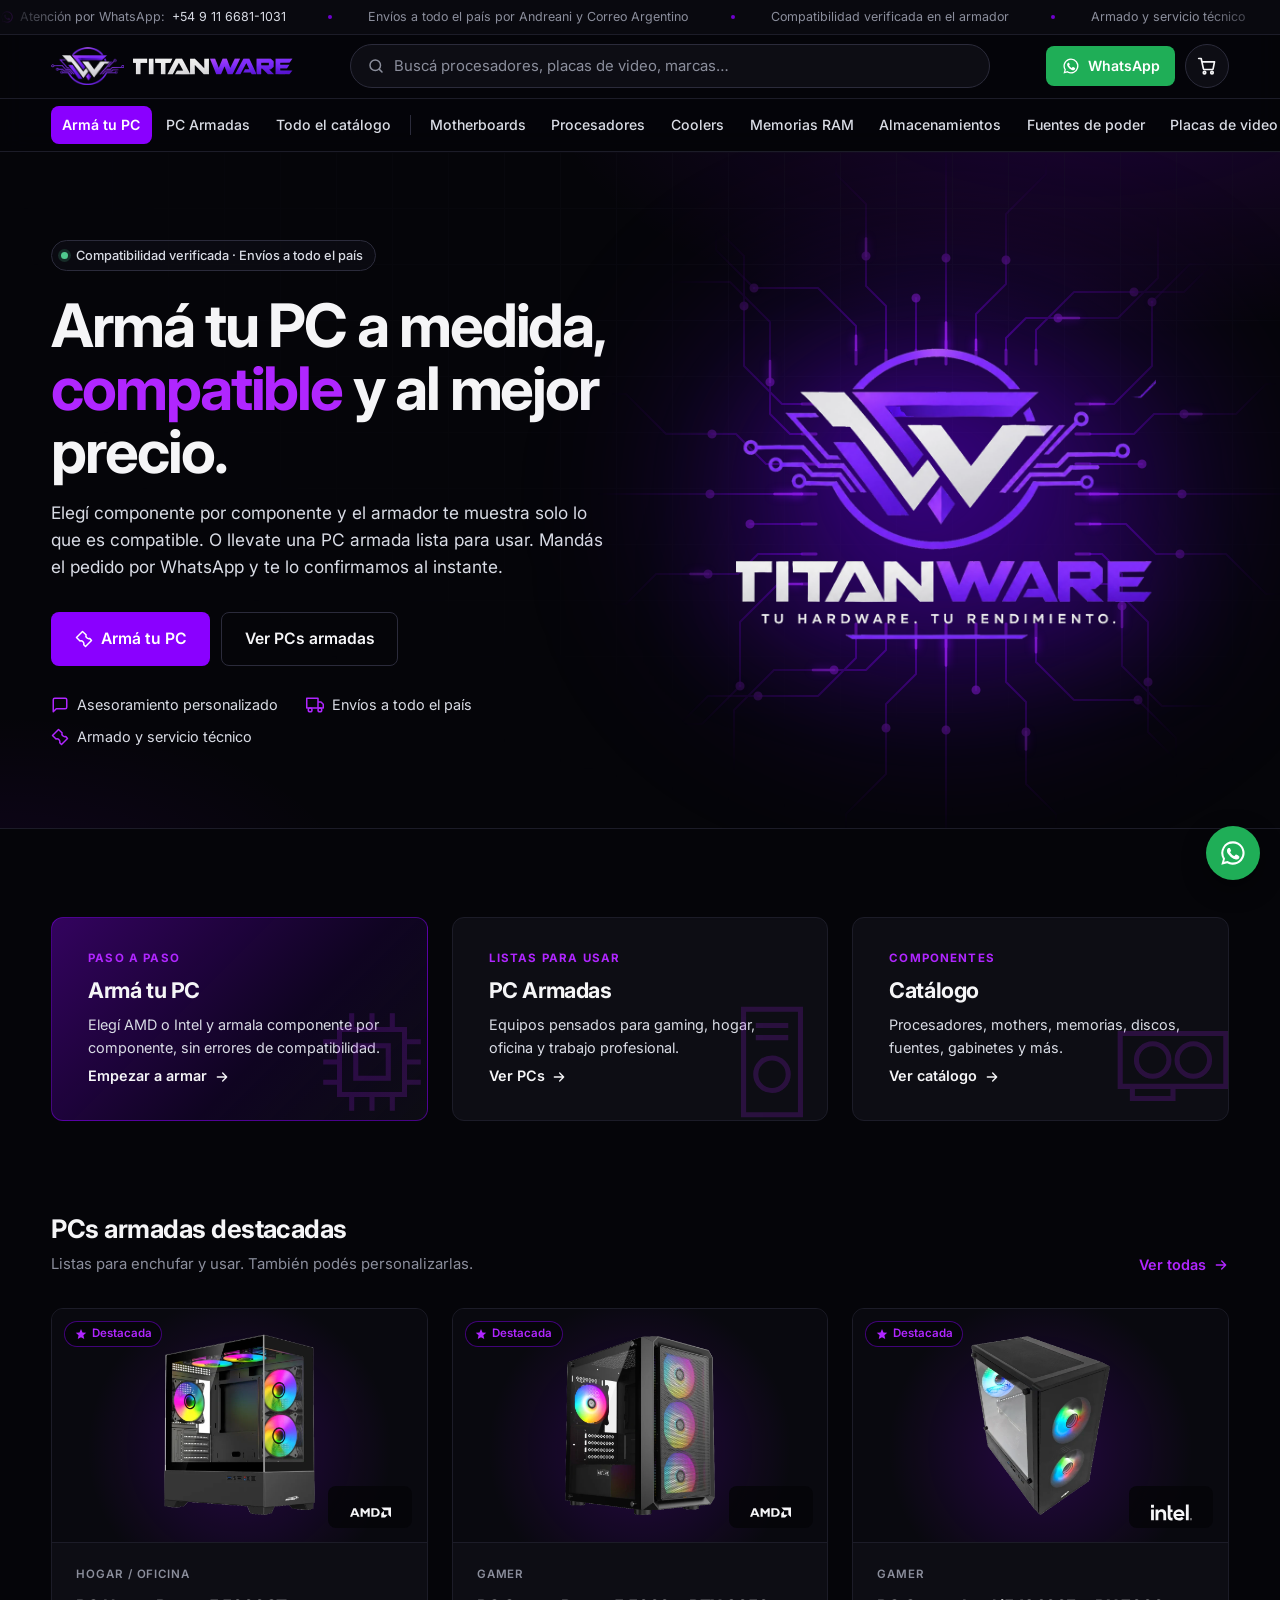
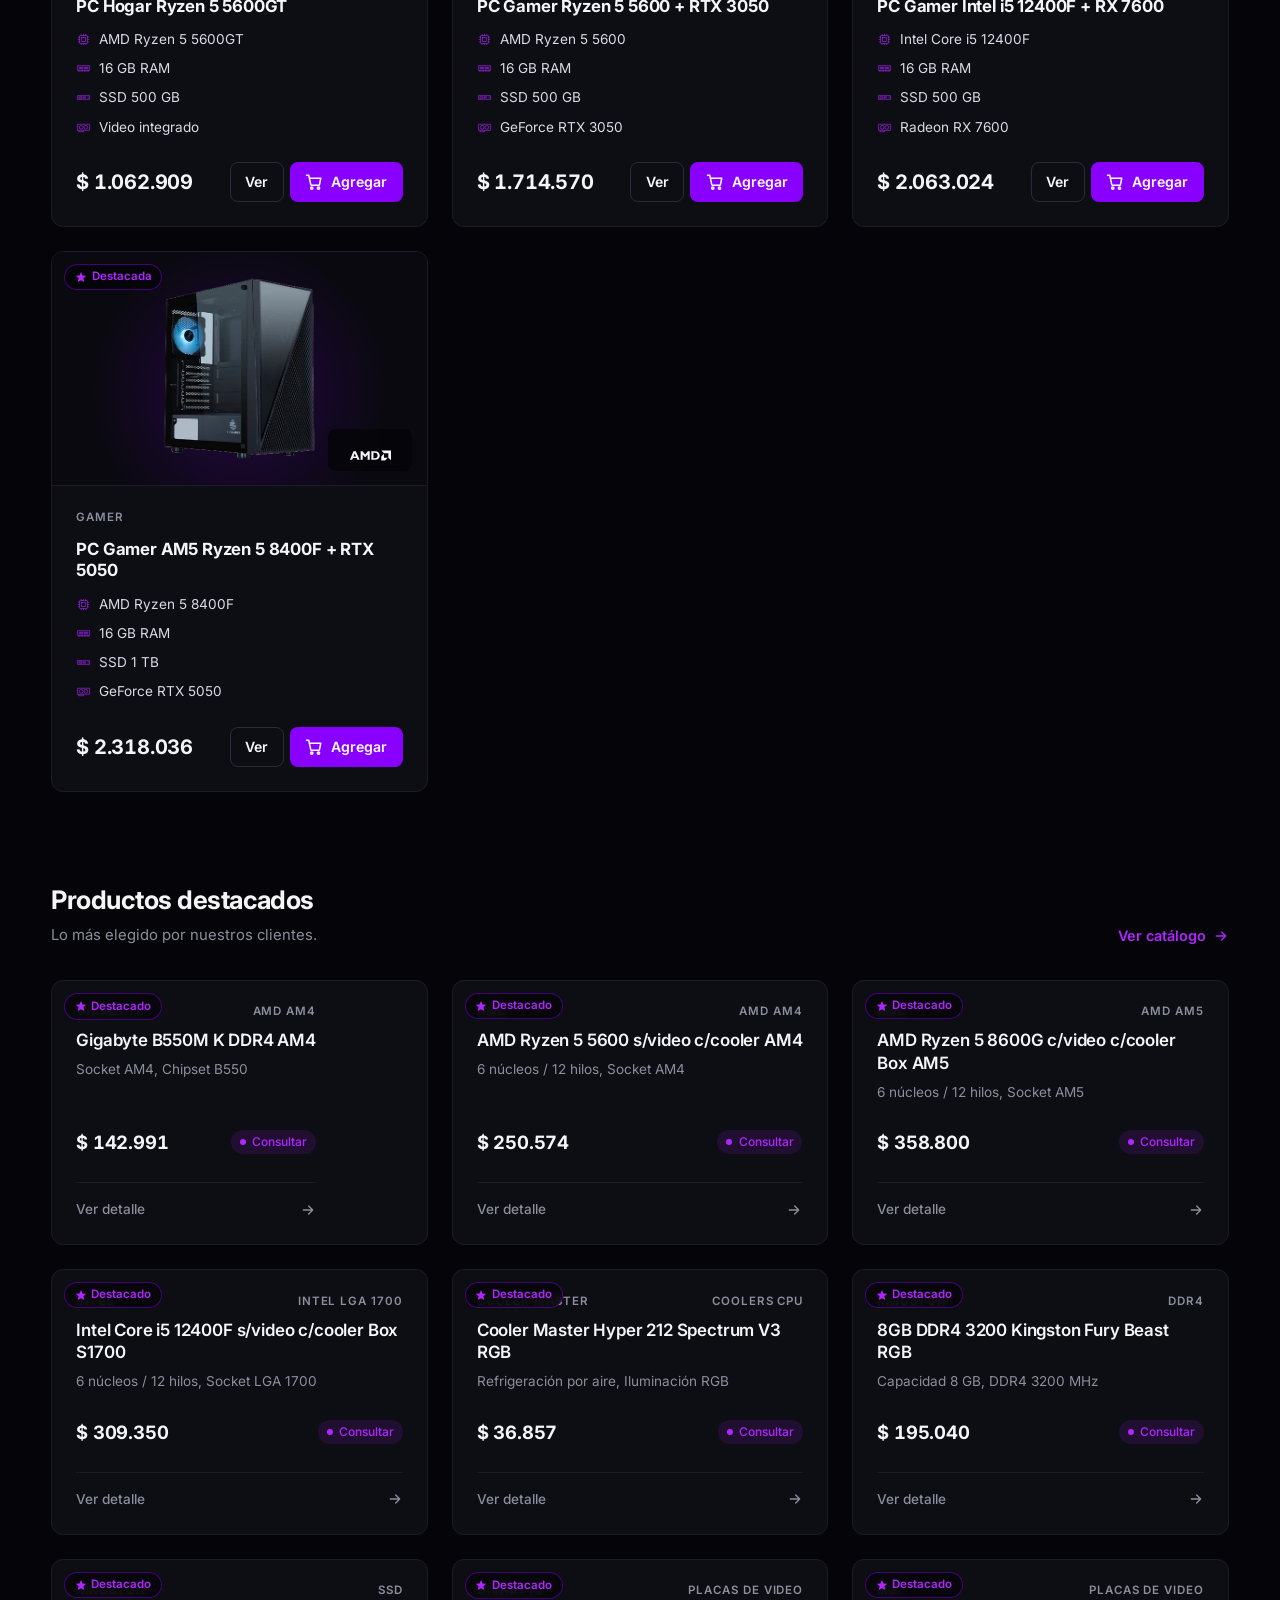
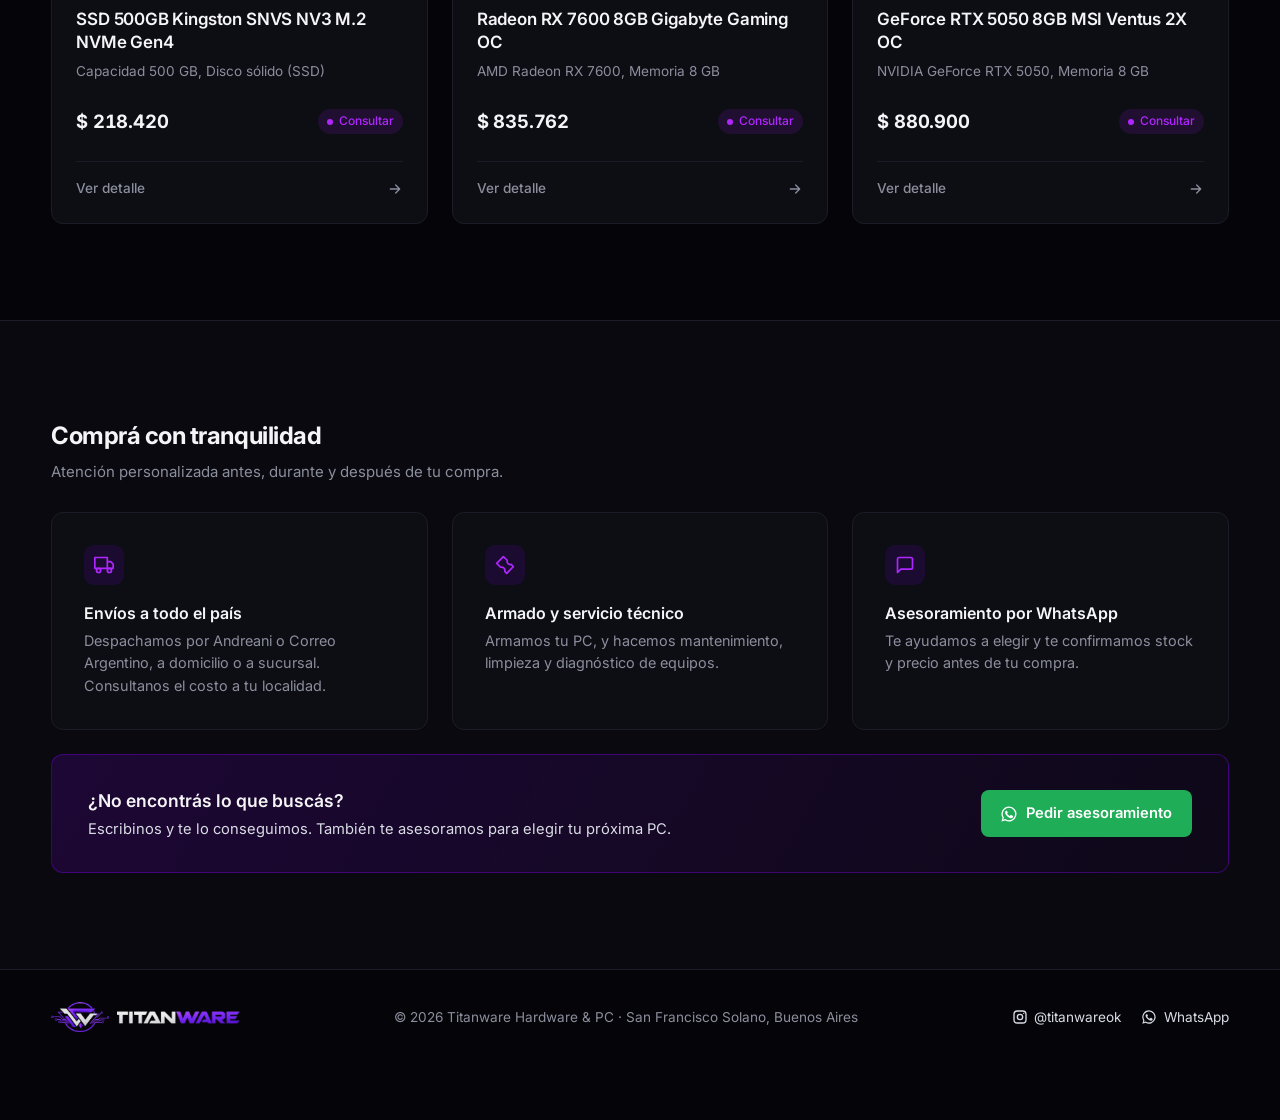
<file: index.html>
<!DOCTYPE html>
<html lang="es-AR">
<head>
<meta charset="UTF-8">
<meta name="viewport" content="width=device-width, initial-scale=1">
<title>Titanware · Componentes y PCs armadas</title>
<meta name="description" content="Titanware: armá tu PC con compatibilidad garantizada, PCs armadas listas para usar y componentes (procesadores, placas de video, memorias y más). San Francisco Solano, envíos a todo el país.">
<meta name="theme-color" content="#050509">
<meta property="og:title" content="Titanware · Componentes y PCs armadas">
<meta property="og:description" content="Armá tu PC a medida, elegí una PC armada o comprá componentes. Pedidos por WhatsApp.">
<meta property="og:type" content="website">
<link rel="icon" type="image/png" href="img/logo/favicon.png">
<link rel="apple-touch-icon" href="img/logo/favicon.png">
<link rel="preconnect" href="https://fonts.googleapis.com">
<link rel="preconnect" href="https://fonts.gstatic.com" crossorigin>
<link href="https://fonts.googleapis.com/css2?family=Chakra+Petch:wght@700&family=Inter:wght@400;500;600;700&display=swap" rel="stylesheet">
<link rel="stylesheet" href="assets/css/site.css">
</head>
<body>

<div class="site-head">
  <div class="topbar">
    <div class="ticker" aria-label="Información de la tienda">
      <div class="ticker-track">
        <ul class="ticker-list">
          <li><svg viewBox="0 0 24 24" aria-hidden="true"><use href="#i-wa"/></svg> Atención por WhatsApp: <a class="top-phone" href="#" target="_blank" rel="noopener"></a></li>
          <li>Envíos a todo el país por Andreani y Correo Argentino</li>
          <li>Compatibilidad verificada en el armador</li>
          <li>Armado y servicio técnico</li>
          <li>Asesoramiento personalizado</li>
        </ul>
      </div>
    </div>
  </div>
  <header class="top">
    <div class="wrap">
      <a class="brand" href="#/" aria-label="Titanware, inicio">
        <img class="brand-emblem" src="img/logo/emblema.png" alt="" width="65" height="34">
        <img class="brand-word" src="img/logo/wordmark.png" alt="Titanware" width="170" height="18">
      </a>
      <form class="hsearch" id="hsearch" role="search">
        <svg viewBox="0 0 24 24" fill="none" stroke="currentColor" stroke-width="2" stroke-linecap="round" aria-hidden="true"><circle cx="11" cy="11" r="7"/><path d="m20 20-3.5-3.5"/></svg>
        <input id="q" type="search" placeholder="Buscá procesadores, placas de video, marcas…" autocomplete="off" aria-label="Buscar productos">
      </form>
      <div class="hactions">
        <a class="btn sm wa" id="topWa" href="#" target="_blank" rel="noopener"><svg viewBox="0 0 24 24" aria-hidden="true"><use href="#i-wa"/></svg><span>WhatsApp</span></a>
        <button class="cart-btn" id="cartBtn" type="button" aria-label="Ver carrito">
          <svg viewBox="0 0 24 24" fill="none" stroke="currentColor" stroke-width="2" stroke-linecap="round" stroke-linejoin="round" aria-hidden="true"><circle cx="9" cy="20" r="1.5"/><circle cx="18" cy="20" r="1.5"/><path d="M2 3h3l2.7 12.4a1 1 0 0 0 1 .8h9.6a1 1 0 0 0 1-.8L21 7H6"/></svg>
          <span class="cart-count" id="cartCount" hidden>0</span>
        </button>
      </div>
    </div>
  </header>
  <nav class="mainnav" aria-label="Principal">
    <div class="wrap" id="mainnav">
      <a class="hi" href="#/armar" data-route="armar">Armá tu PC</a>
      <a href="#/pcs" data-route="pcs">PC Armadas</a>
      <a href="#/catalogo" data-route="catalogo">Todo el catálogo</a>
      <span class="sep"></span>
    </div>
  </nav>
</div>

<main>
  <!-- ================= INICIO ================= -->
  <section id="v-home" data-view="home" hidden>
    <div class="hero">
      <div class="wrap hero-grid">
        <div class="hero-copy">
          <span class="eyebrow"><i></i> Compatibilidad verificada · Envíos a todo el país</span>
          <h1>Armá tu PC a medida, <em>compatible</em> y al mejor precio.</h1>
          <p class="lead">Elegí componente por componente y el armador te muestra solo lo que es compatible. O llevate una PC armada lista para usar. Mandás el pedido por WhatsApp y te lo confirmamos al instante.</p>
          <div class="hero-ctas">
            <a class="btn" href="#/armar"><svg viewBox="0 0 24 24" fill="none" stroke="currentColor" stroke-width="2" stroke-linecap="round" stroke-linejoin="round" aria-hidden="true"><path d="M14.7 6.3a4 4 0 0 0 5 5L22 14l-8 8-2.3-2.3a4 4 0 0 0-5-5L2 10l8-8z"/></svg> Armá tu PC</a>
            <a class="btn ghost" href="#/pcs">Ver PCs armadas</a>
          </div>
          <ul class="trust">
            <li><svg viewBox="0 0 24 24" fill="none" stroke="currentColor" stroke-width="2" stroke-linecap="round" stroke-linejoin="round" aria-hidden="true"><path d="M21 15a2 2 0 0 1-2 2H7l-4 4V5a2 2 0 0 1 2-2h14a2 2 0 0 1 2 2z"/></svg> Asesoramiento personalizado</li>
            <li><svg viewBox="0 0 24 24" fill="none" stroke="currentColor" stroke-width="2" stroke-linecap="round" stroke-linejoin="round" aria-hidden="true"><path d="M1 3h15v13H1zM16 8h4l3 3v5h-7"/><circle cx="5.5" cy="18.5" r="2.5"/><circle cx="18.5" cy="18.5" r="2.5"/></svg> Envíos a todo el país</li>
            <li><svg viewBox="0 0 24 24" fill="none" stroke="currentColor" stroke-width="2" stroke-linecap="round" stroke-linejoin="round" aria-hidden="true"><path d="M14.7 6.3a4 4 0 0 0 5 5L22 14l-8 8-2.3-2.3a4 4 0 0 0-5-5L2 10l8-8z"/></svg> Armado y servicio técnico</li>
          </ul>
        </div>
        <div class="hero-visual" aria-hidden="true">
          <svg class="circuit" viewBox="-250 -250 1000 1000">
            <defs>
              <radialGradient id="fade"><stop offset=".26" stop-color="#fff"/><stop offset=".45" stop-color="#fff" stop-opacity=".45"/><stop offset=".7" stop-color="#fff" stop-opacity="0"/></radialGradient>
              <mask id="fadeMask"><rect x="-250" y="-250" width="1000" height="1000" fill="url(#fade)"/></mask>
              <g id="side">
                <path class="cz-pin" d="M160 120v-14M190 120v-14M220 120v-14M250 120v-14M280 120v-14M310 120v-14M340 120v-14"/>
                <path class="cz-trace" d="M160 106V82l-38-38H58M190 106V62l-20-20V12M220 106V54M250 106V14M280 106V70l30-30V16M310 106V94l20-20h32M340 106V86l38-38h60"/>
                <path class="cz-pad" d="M58 44h.01M170 12h.01M220 54h.01M250 14h.01M310 16h.01M362 74h.01M438 48h.01"/>
                <path class="cz-flow" pathLength="100" d="M160 106V82l-38-38H58"/>
                <path class="cz-flow f2" pathLength="100" d="M280 106V70l30-30V16"/>
                <path class="cz-flow f3" pathLength="100" d="M250 106V14"/>
                <path class="cz-trace far" d="M58 44L20 6v-66l-40-40M170 12v-52l-30-30v-80M250 14v-184M310 16v-46l40-40v-60M362 74h60l40-40v-94M438 48h50l50-50"/>
                <path class="cz-pad far" d="M-20 -100h.01M140 -150h.01M250 -170h.01M350 -130h.01M462 -60h.01M538 -2h.01"/>
                <path class="cz-flow far" pathLength="100" d="M250 106V-170"/>
                <path class="cz-flow far f2" pathLength="100" d="M362 74h60l40-40v-94"/>
                <path class="cz-flow far f3" pathLength="100" d="M170 12v-52l-30-30v-80"/>
              </g>
            </defs>
            <g mask="url(#fadeMask)">
              <use href="#side"/>
              <use href="#side" transform="rotate(90 250 250)"/>
              <use href="#side" transform="rotate(180 250 250)"/>
              <use href="#side" transform="rotate(270 250 250)"/>
            </g>
          </svg>
          <div class="glow"></div>
          <img class="hero-logo" src="img/logo/logo-completo.png" alt="Titanware · Tu hardware. Tu rendimiento." width="900" height="632">
        </div>
      </div>
    </div>

    <div class="wrap">
      <div class="sec">
        <div class="tiles">
          <a class="tile main" href="#/armar">
            <small>Paso a paso</small>
            <h3>Armá tu PC</h3>
            <p>Elegí AMD o Intel y armala componente por componente, sin errores de compatibilidad.</p>
            <span class="go">Empezar a armar <svg viewBox="0 0 24 24" fill="none" stroke="currentColor" stroke-width="2" stroke-linecap="round" stroke-linejoin="round" aria-hidden="true"><path d="M5 12h14M13 6l6 6-6 6"/></svg></span>
            <span class="t-ico" id="tileIcoBuild"></span>
          </a>
          <a class="tile" href="#/pcs">
            <small>Listas para usar</small>
            <h3>PC Armadas</h3>
            <p>Equipos pensados para gaming, hogar, oficina y trabajo profesional.</p>
            <span class="go">Ver PCs <svg viewBox="0 0 24 24" fill="none" stroke="currentColor" stroke-width="2" stroke-linecap="round" stroke-linejoin="round" aria-hidden="true"><path d="M5 12h14M13 6l6 6-6 6"/></svg></span>
            <span class="t-ico" id="tileIcoPcs"></span>
          </a>
          <a class="tile" href="#/catalogo">
            <small>Componentes</small>
            <h3>Catálogo</h3>
            <p>Procesadores, mothers, memorias, discos, fuentes, gabinetes y más.</p>
            <span class="go">Ver catálogo <svg viewBox="0 0 24 24" fill="none" stroke="currentColor" stroke-width="2" stroke-linecap="round" stroke-linejoin="round" aria-hidden="true"><path d="M5 12h14M13 6l6 6-6 6"/></svg></span>
            <span class="t-ico" id="tileIcoCat"></span>
          </a>
        </div>
      </div>

      <div class="sec" id="homePcsSec">
        <div class="sec-head">
          <div><h2>PCs armadas destacadas</h2><p>Listas para enchufar y usar. También podés personalizarlas.</p></div>
          <a class="link-more" href="#/pcs">Ver todas <svg viewBox="0 0 24 24" fill="none" stroke="currentColor" stroke-width="2" stroke-linecap="round" stroke-linejoin="round" aria-hidden="true"><path d="M5 12h14M13 6l6 6-6 6"/></svg></a>
        </div>
        <div class="pc-grid" id="homePcs"></div>
      </div>

      <div class="sec" id="homeOffersSec" hidden>
        <div class="sec-head">
          <div><h2>Ofertas</h2><p>Precios especiales por tiempo limitado.</p></div>
          <a class="link-more" href="#/catalogo/Ofertas">Ver todas <svg viewBox="0 0 24 24" fill="none" stroke="currentColor" stroke-width="2" stroke-linecap="round" stroke-linejoin="round" aria-hidden="true"><path d="M5 12h14M13 6l6 6-6 6"/></svg></a>
        </div>
        <div class="grid" id="homeOffers" style="padding-top:0"></div>
      </div>

      <div class="sec">
        <div class="sec-head">
          <div><h2>Productos destacados</h2><p>Lo más elegido por nuestros clientes.</p></div>
          <a class="link-more" href="#/catalogo">Ver catálogo <svg viewBox="0 0 24 24" fill="none" stroke="currentColor" stroke-width="2" stroke-linecap="round" stroke-linejoin="round" aria-hidden="true"><path d="M5 12h14M13 6l6 6-6 6"/></svg></a>
        </div>
        <div class="grid" id="homeProducts" style="padding-top:0"></div>
      </div>
    </div>
  </section>

  <!-- ================= ARMÁ TU PC ================= -->
  <section id="v-armar" data-view="armar" hidden>
    <div class="wrap">
      <div class="page-head">
        <div class="crumbs"><a href="#/">Inicio</a> / Armá tu PC</div>
        <h1>Armá tu PC</h1>
      </div>
      <div id="builder"></div>
    </div>
  </section>

  <!-- ================= PCs ARMADAS ================= -->
  <section id="v-pcs" data-view="pcs" hidden>
    <div class="wrap">
      <div class="page-head">
        <div class="crumbs"><a href="#/">Inicio</a> / PC Armadas</div>
        <h1>PC Armadas</h1>
        <p>Computadoras pensadas para cada necesidad, con componentes compatibles y probados. Podés llevarlas así o personalizarlas en el armador.</p>
      </div>
      <div class="tabs" id="pcTabs" role="group" aria-label="Tipo de PC"></div>
      <div class="pc-grid" id="pcGrid" style="padding-bottom:4rem"></div>
    </div>
  </section>

  <!-- ================= CATÁLOGO ================= -->
  <section id="v-catalogo" data-view="catalogo" hidden>
    <div class="toolbar" aria-label="Filtros del catálogo">
      <div class="wrap">
        <div class="cats-scroll"><div class="cats" id="cats" role="group" aria-label="Categorías"></div></div>
      </div>
    </div>
    <div class="wrap">
      <div class="results-head">
        <h2 id="resultsTitle">Todos los productos</h2>
        <div class="results-tools">
          <span class="count" id="count" aria-live="polite"></span>
          <div class="filters">
            <div class="select">
              <select id="brand" aria-label="Filtrar por marca"><option value="">Todas las marcas</option></select>
            </div>
            <div class="select">
              <select id="sort" aria-label="Ordenar">
                <option value="destacados">Destacados</option>
                <option value="az">Nombre (A–Z)</option>
                <option value="precio-asc">Menor precio</option>
                <option value="precio-desc">Mayor precio</option>
              </select>
            </div>
          </div>
        </div>
      </div>
      <div class="subcats" id="subcats" role="group" aria-label="Subcategorías" hidden></div>
      <div class="grid" id="grid"></div>
    </div>
  </section>

  <!-- ================= TU PEDIDO (consulta) ================= -->
  <section id="v-pedido" data-view="pedido" hidden>
    <div class="wrap">
      <div class="page-head">
        <div class="crumbs"><a href="#/">Inicio</a> / Tu pedido</div>
        <h1>Tu pedido</h1>
      </div>
      <div id="order"></div>
    </div>
  </section>

  <!-- ================= INFO (todas las páginas) ================= -->
  <section class="info" id="servicios">
    <div class="wrap">
      <div class="info-head">
        <h2>Comprá con tranquilidad</h2>
        <p>Atención personalizada antes, durante y después de tu compra.</p>
      </div>
      <div class="info-grid">
        <div class="feature">
          <div class="ico"><svg viewBox="0 0 24 24" fill="none" stroke="currentColor" stroke-width="2" stroke-linecap="round" stroke-linejoin="round" aria-hidden="true"><path d="M1 3h15v13H1zM16 8h4l3 3v5h-7"/><circle cx="5.5" cy="18.5" r="2.5"/><circle cx="18.5" cy="18.5" r="2.5"/></svg></div>
          <h3>Envíos a todo el país</h3><p>Despachamos por Andreani o Correo Argentino, a domicilio o a sucursal. Consultanos el costo a tu localidad.</p>
        </div>
        <div class="feature">
          <div class="ico"><svg viewBox="0 0 24 24" fill="none" stroke="currentColor" stroke-width="2" stroke-linecap="round" stroke-linejoin="round" aria-hidden="true"><path d="M14.7 6.3a4 4 0 0 0 5 5L22 14l-8 8-2.3-2.3a4 4 0 0 0-5-5L2 10l8-8z"/></svg></div>
          <h3>Armado y servicio técnico</h3><p>Armamos tu PC, y hacemos mantenimiento, limpieza y diagnóstico de equipos.</p>
        </div>
        <div class="feature">
          <div class="ico"><svg viewBox="0 0 24 24" fill="none" stroke="currentColor" stroke-width="2" stroke-linecap="round" stroke-linejoin="round" aria-hidden="true"><path d="M21 15a2 2 0 0 1-2 2H7l-4 4V5a2 2 0 0 1 2-2h14a2 2 0 0 1 2 2z"/></svg></div>
          <h3>Asesoramiento por WhatsApp</h3><p>Te ayudamos a elegir y te confirmamos stock y precio antes de tu compra.</p>
        </div>
      </div>
      <div class="cta-band">
        <div>
          <h3>¿No encontrás lo que buscás?</h3>
          <p>Escribinos y te lo conseguimos. También te asesoramos para elegir tu próxima PC.</p>
        </div>
        <a class="btn wa" id="bandWa" href="#" target="_blank" rel="noopener"><svg viewBox="0 0 24 24" aria-hidden="true"><use href="#i-wa"/></svg> Pedir asesoramiento</a>
      </div>
    </div>
  </section>
</main>

<footer>
  <div class="wrap">
    <a class="brand" href="#/" aria-label="Titanware, inicio">
      <img class="brand-emblem" src="img/logo/emblema.png" alt="" width="65" height="34">
      <img class="brand-word" src="img/logo/wordmark.png" alt="Titanware" width="170" height="18">
    </a>
    <span>© <span id="year"></span> Titanware Hardware &amp; PC · <span id="footPlace"></span></span>
    <div class="foot-links">
      <a id="footIg" href="#" target="_blank" rel="noopener"><svg viewBox="0 0 24 24" fill="none" stroke="currentColor" stroke-width="2" aria-hidden="true"><rect x="3" y="3" width="18" height="18" rx="5"/><circle cx="12" cy="12" r="4"/><circle cx="17.5" cy="6.5" r="1" fill="currentColor" stroke="none"/></svg> <span></span></a>
      <a id="footWa" href="#" target="_blank" rel="noopener"><svg viewBox="0 0 24 24" aria-hidden="true"><use href="#i-wa"/></svg> WhatsApp</a>
    </div>
  </div>
</footer>

<a class="wa-float" id="floatWa" href="#" target="_blank" rel="noopener" aria-label="Escribinos por WhatsApp">
  <svg viewBox="0 0 24 24" aria-hidden="true"><use href="#i-wa"/></svg>
</a>

<svg width="0" height="0" style="position:absolute" aria-hidden="true">
  <symbol id="i-wa" viewBox="0 0 24 24"><path fill="currentColor" d="M12 2a10 10 0 0 0-8.6 15.1L2 22l5-1.3A10 10 0 1 0 12 2zm0 18.2c-1.5 0-3-.4-4.3-1.2l-.3-.2-3 .8.8-2.9-.2-.3A8.2 8.2 0 1 1 12 20.2zm4.5-6.1c-.2-.1-1.5-.7-1.7-.8-.2-.1-.4-.1-.6.1l-.8 1c-.1.2-.3.2-.5.1a6.7 6.7 0 0 1-3.3-2.9c-.2-.4.2-.4.7-1.3.1-.2 0-.3 0-.4l-.8-1.8c-.2-.5-.4-.4-.6-.4h-.5a1 1 0 0 0-.7.3 3 3 0 0 0-.9 2.2 5.2 5.2 0 0 0 1.1 2.7 11.8 11.8 0 0 0 4.5 4c1.7.7 2.4.8 3.2.6.5-.1 1.5-.6 1.7-1.2.2-.6.2-1.1.2-1.2-.1-.1-.3-.2-.5-.3z"/></symbol>
</svg>

<dialog id="modal" aria-labelledby="mTitle"></dialog>
<div class="toast" id="toast" role="status" aria-live="polite"></div>

<script src="assets/js/config.js"></script>
<script src="assets/js/core.js"></script>
<script src="assets/js/app.js"></script>
</body>
</html>
</file>
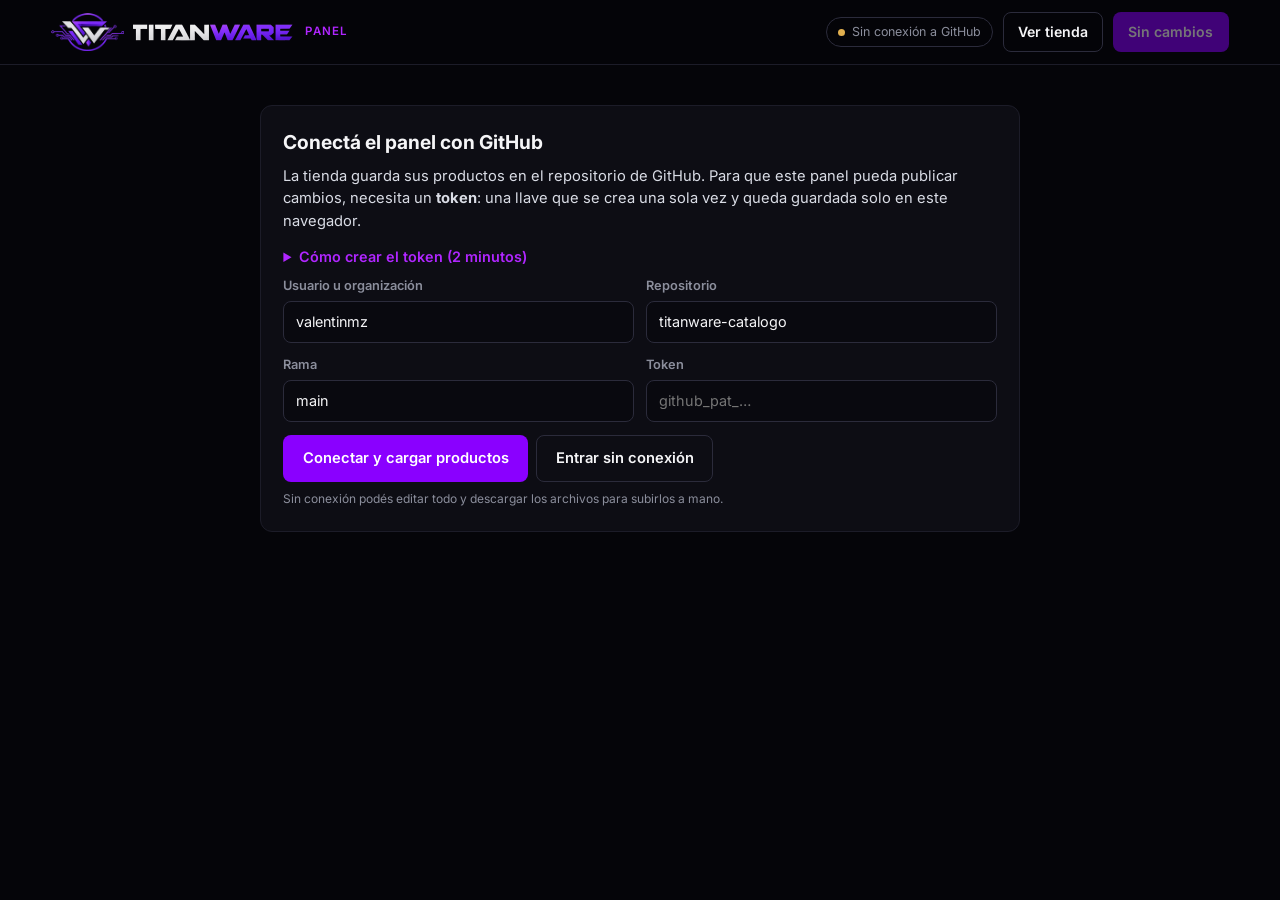
<file: admin.html>
<!DOCTYPE html>
<html lang="es-AR">
<head>
<meta charset="UTF-8">
<meta name="viewport" content="width=device-width, initial-scale=1">
<meta name="robots" content="noindex, nofollow">
<title>Titanware · Panel de administración</title>
<meta name="theme-color" content="#050509">
<link rel="icon" type="image/png" href="img/logo/favicon.png">
<link rel="apple-touch-icon" href="img/logo/favicon.png">
<link rel="preconnect" href="https://fonts.googleapis.com">
<link rel="preconnect" href="https://fonts.gstatic.com" crossorigin>
<link href="https://fonts.googleapis.com/css2?family=Chakra+Petch:wght@700&family=Inter:wght@400;500;600;700&display=swap" rel="stylesheet">
<link rel="stylesheet" href="assets/css/site.css">
<style>
  :root { --header-h: 64px; }
  .adm-head { position: sticky; top: 0; z-index: 20; background: rgba(5, 5, 9, .92); backdrop-filter: blur(12px); -webkit-backdrop-filter: blur(12px); border-bottom: 1px solid var(--line); }
  .adm-head .wrap { height: 64px; display: flex; align-items: center; gap: 1rem; }
  .adm-head .brand small { font-family: var(--body); font-size: .72rem; font-weight: 600; letter-spacing: .1em; color: var(--violet-soft); text-transform: uppercase; margin-left: .25rem; }
  .adm-head .right { margin-left: auto; display: flex; align-items: center; gap: .6rem; }
  .pill { display: inline-flex; align-items: center; gap: .4rem; font-size: .78rem; padding: .3rem .7rem; border-radius: 999px; border: 1px solid var(--line-2); color: var(--muted); white-space: nowrap; }
  .pill i { width: 7px; height: 7px; border-radius: 50%; background: var(--muted); }
  .pill.on i { background: var(--ok); box-shadow: 0 0 0 3px rgba(79, 201, 142, .18); }
  .pill.on { color: var(--text-2); }
  .pill.off i { background: var(--warn); }
  .adm-main { padding-block: 1.5rem 5rem; }
  .adm-tabs { display: flex; gap: .4rem; flex-wrap: wrap; margin-bottom: 1.25rem; border-bottom: 1px solid var(--line); }
  .adm-tabs button { background: none; border: 0; border-bottom: 2px solid transparent; color: var(--muted); padding: .7rem .9rem; cursor: pointer; font-weight: 600; font-size: .9rem; margin-bottom: -1px; }
  .adm-tabs button:hover { color: var(--text); }
  .adm-tabs button[aria-selected="true"] { color: var(--text); border-bottom-color: var(--violet); }
  .adm-tabs button b { font-weight: 600; color: var(--violet-soft); font-size: .78rem; margin-left: .3rem; }
  .panel-card { background: var(--surface); border: 1px solid var(--line); border-radius: var(--radius); padding: 1.4rem; }
  .panel-card h2 { margin: 0 0 .4rem; font-size: 1.2rem; }
  .panel-card p { color: var(--text-2); margin: 0 0 .8rem; font-size: .92rem; }
  .connect { max-width: 760px; margin: 1rem auto 3rem; }
  .connect ol { color: var(--text-2); font-size: .9rem; padding-left: 1.2rem; line-height: 1.7; margin: .3rem 0 1rem; }
  .connect code, .hint code { background: var(--bg-2); border: 1px solid var(--line); border-radius: 5px; padding: .05rem .35rem; font-size: .85em; }
  .form-grid { display: grid; gap: .8rem; grid-template-columns: repeat(2, minmax(0, 1fr)); }
  .form-grid .full { grid-column: 1 / -1; }
  .fld { display: grid; gap: .3rem; font-size: .8rem; color: var(--muted); font-weight: 600; }
  .fld input, .fld select, .fld textarea, .inp {
    width: 100%; background: var(--bg-2); border: 1px solid var(--line-2); border-radius: var(--radius-sm); color: var(--text);
    padding: .55rem .7rem; font: inherit; font-size: .9rem; font-weight: 400;
  }
  .fld textarea { min-height: 80px; resize: vertical; }
  .fld input:focus, .fld select:focus, .fld textarea:focus, .inp:focus { outline: none; border-color: var(--violet); }
  .fld .hint, .hint { font-weight: 400; font-size: .75rem; color: var(--muted); }
  .check { display: inline-flex; align-items: center; gap: .5rem; font-size: .88rem; color: var(--text-2); cursor: pointer; }
  .check input { accent-color: var(--violet); width: 16px; height: 16px; }
  .row-actions { display: flex; flex-wrap: wrap; gap: .5rem; align-items: center; margin-top: 1rem; }
  .bar { display: flex; flex-wrap: wrap; gap: .6rem; align-items: center; margin-bottom: 1rem; }
  .bar .hsearch { margin: 0; max-width: 360px; border-radius: var(--radius-sm); }
  .bar .grow { flex: 1; }
  .tbl-wrap { overflow: auto; border: 1px solid var(--line); border-radius: var(--radius); background: var(--surface); }
  table.tbl { width: 100%; border-collapse: collapse; font-size: .86rem; }
  .tbl th { position: sticky; top: 0; background: var(--bg-2); text-align: left; font-size: .7rem; letter-spacing: .08em; text-transform: uppercase; color: var(--muted); padding: .6rem .7rem; border-bottom: 1px solid var(--line); white-space: nowrap; z-index: 1; }
  .tbl td { padding: .5rem .7rem; border-bottom: 1px solid var(--line); vertical-align: middle; }
  .tbl tr:last-child td { border-bottom: 0; }
  .tbl tr:hover td { background: rgba(255, 255, 255, .015); }
  .tbl .name strong { display: block; font-weight: 600; color: var(--text); }
  .tbl .name small { color: var(--muted); font-size: .72rem; }
  .tbl .price-in { width: 120px; padding: .4rem .55rem; font-variant-numeric: tabular-nums; }
  .tbl .stock-in { width: 125px; padding: .4rem .5rem; }
  .tbl td.num { text-align: right; font-variant-numeric: tabular-nums; white-space: nowrap; }
  .tbl .acts { display: flex; gap: .25rem; justify-content: flex-end; }
  .tbl .mini { width: 52px; height: 38px; }
  .tbl tr.changed td:first-child { box-shadow: inset 3px 0 0 var(--violet); }
  .ibtn { width: 32px; height: 32px; display: grid; place-items: center; border-radius: 8px; border: 1px solid var(--line-2); background: var(--bg-2); color: var(--text-2); cursor: pointer; }
  .ibtn:hover { color: var(--text); border-color: var(--violet); }
  .ibtn.danger:hover { color: var(--off); border-color: var(--off); }
  .ibtn svg { width: 15px; height: 15px; }
  .tag { display: inline-block; font-size: .7rem; font-weight: 600; padding: .1rem .45rem; border-radius: 999px; background: var(--violet-tint); color: var(--violet-soft); }
  .tag.warn { background: rgba(226, 176, 79, .12); color: var(--warn); }
  .tag.err { background: rgba(224, 113, 127, .12); color: var(--off); }
  .tag.ok { background: rgba(79, 201, 142, .12); color: var(--ok); }
  .up { color: var(--off); } .down { color: var(--ok); }
  dialog.adm-dlg { width: min(860px, 100% - 2rem); }
  dialog.adm-dlg .dlg-head { display: flex; align-items: center; justify-content: space-between; padding: 1rem 1.25rem; border-bottom: 1px solid var(--line); position: sticky; top: 0; background: var(--surface); z-index: 2; }
  dialog.adm-dlg .dlg-head h2 { margin: 0; font-size: 1.1rem; }
  dialog.adm-dlg .dlg-head .close { position: static; }
  dialog.adm-dlg .dlg-body { padding: 1.25rem; display: grid; gap: 1rem; }
  dialog.adm-dlg .dlg-foot { display: flex; justify-content: flex-end; gap: .5rem; padding: 1rem 1.25rem; border-top: 1px solid var(--line); position: sticky; bottom: 0; background: var(--surface); }
  .detect { background: var(--bg-2); border: 1px solid var(--line); border-radius: var(--radius-sm); padding: .8rem 1rem; font-size: .85rem; color: var(--text-2); display: grid; gap: .5rem; }
  .detect .chips { display: flex; flex-wrap: wrap; gap: .35rem; }
  .img-box { display: flex; gap: .8rem; align-items: center; }
  .img-box .mini { width: 96px; height: 72px; }
  .slots { display: grid; gap: .6rem; }
  .slot { display: grid; grid-template-columns: 140px minmax(0, 1fr) 80px; gap: .6rem; align-items: center; }
  .slot label { font-size: .8rem; font-weight: 600; color: var(--muted); }
  .slot .inp { padding: .45rem .6rem; }
  .pc-quick { display: flex; align-items: center; justify-content: space-between; gap: 1rem; flex-wrap: wrap; padding: .85rem 1rem; border-radius: var(--radius-sm); background: var(--violet-tint); border: 1px solid rgba(138, 0, 255, .4); }
  .pc-quick > div { display: grid; gap: .15rem; font-size: .9rem; }
  .slots2 { display: grid; gap: .4rem; }
  .slot2 { display: grid; grid-template-columns: minmax(0, 1fr) auto auto; gap: .5rem; align-items: center; }
  .slot-row { display: grid; grid-template-columns: 48px minmax(0, 1fr) auto; gap: .75rem; align-items: center; width: 100%; text-align: left; cursor: pointer;
    padding: .45rem .75rem .45rem .45rem; border-radius: var(--radius-sm); border: 1px dashed var(--line-2); background: var(--bg-2); color: var(--text); font: inherit; }
  .slot-row:hover { border-color: var(--violet); }
  .slot2.done .slot-row { border-style: solid; }
  .slot2.open .slot-row { border-color: var(--violet); border-style: solid; }
  .slot-row .mini { width: 48px; height: 38px; color: var(--muted); }
  .slot-row .mini > svg { width: 60%; }
  .slot-txt { display: grid; min-width: 0; font-size: .88rem; }
  .slot-txt small { font-size: .68rem; font-weight: 700; letter-spacing: .08em; text-transform: uppercase; color: var(--muted); }
  .slot-txt em { color: var(--violet-soft); font-style: normal; }
  .slot-row b { font-size: .85rem; white-space: nowrap; }
  .slot-qty { display: flex; align-items: center; gap: .3rem; font-size: .75rem; color: var(--muted); }
  .slot-qty .inp { width: 58px; padding: .4rem .5rem; }
  .picker { grid-column: 1 / -1; border: 1px solid var(--violet); border-radius: var(--radius-sm); background: var(--surface); overflow: hidden; }
  .picker-bar { display: flex; gap: .75rem; align-items: center; flex-wrap: wrap; padding: .6rem; border-bottom: 1px solid var(--line); }
  .picker-bar .inp { flex: 1; min-width: 180px; }
  .picker-list { max-height: 300px; overflow: auto; }
  .pick-it { display: grid; grid-template-columns: 44px minmax(0, 1fr) auto; gap: .7rem; align-items: center; width: 100%; padding: .45rem .75rem; border: 0; border-bottom: 1px solid var(--line); background: none; color: var(--text); text-align: left; font: inherit; font-size: .86rem; cursor: pointer; }
  .pick-it:hover { background: var(--violet-tint); }
  .pick-it.sel { background: var(--violet-tint); box-shadow: inset 3px 0 0 var(--violet); }
  .pick-it .mini { width: 44px; height: 34px; }
  .pick-it small.warn { display: block; color: var(--warn); font-size: .72rem; }
  .pick-it b { font-size: .82rem; white-space: nowrap; }
  details.more summary { cursor: pointer; font-size: .88rem; font-weight: 600; color: var(--text-2); }
  .tbl .offer-in.on { border-color: #ff3d6e; color: #ff9aac; }
  .issues { display: grid; gap: .3rem; font-size: .83rem; }
  .issues .error { color: var(--off); } .issues .aviso { color: var(--warn); } .issues .falta { color: var(--muted); } .issues .ok { color: var(--ok); }
  .pc-rows { display: grid; gap: .6rem; }
  .pc-row { display: grid; grid-template-columns: minmax(0, 1fr) auto auto; gap: 1rem; align-items: center; padding: .9rem 1rem; background: var(--surface); border: 1px solid var(--line); border-radius: var(--radius); }
  .pc-row h3 { margin: 0; font-size: 1rem; }
  .pc-row .sub { color: var(--muted); font-size: .8rem; margin-top: .15rem; display: flex; flex-wrap: wrap; gap: .4rem; align-items: center; }
  .imp-sec { margin-top: 1.25rem; }
  .imp-sec h3 { margin: 0 0 .5rem; font-size: 1rem; display: flex; align-items: center; gap: .5rem; }
  .publish-bar { position: fixed; left: 50%; bottom: 1.25rem; transform: translateX(-50%); z-index: 30; display: flex; align-items: center; gap: 1rem; padding: .6rem .6rem .6rem 1.1rem; border-radius: 999px; background: var(--surface-2); border: 1px solid rgba(138, 0, 255, .5); box-shadow: var(--shadow-lg); font-size: .88rem; }
  .publish-bar[hidden] { display: none; }
  .empty-mini { padding: 2rem; text-align: center; color: var(--muted); border: 1px dashed var(--line-2); border-radius: var(--radius); }
  @media (max-width: 760px) {
    .form-grid { grid-template-columns: 1fr; }
    .slot { grid-template-columns: 1fr 70px; }
    .slot label { grid-column: 1 / -1; }
    .pc-row { grid-template-columns: 1fr; }
    .adm-head .pill { display: none; }
    .publish-bar { left: 1rem; right: 1rem; transform: none; border-radius: var(--radius); }
  }
</style>
</head>
<body>

<header class="adm-head">
  <div class="wrap">
    <a class="brand" href="admin.html" aria-label="Panel Titanware">
      <img class="brand-emblem" src="img/logo/emblema.png" alt="" width="65" height="34">
      <img class="brand-word" src="img/logo/wordmark.png" alt="Titanware" width="170" height="18"><small>Panel</small>
    </a>
    <div class="right">
      <span class="pill" id="connPill"><i></i><span>Sin conectar</span></span>
      <a class="btn sm ghost" href="index.html" target="_blank" rel="noopener">Ver tienda</a>
      <button class="btn sm" id="publishBtn" type="button" disabled>Publicar cambios</button>
    </div>
  </div>
</header>

<main class="wrap adm-main" id="app">
  <div class="empty-mini">Cargando…</div>
</main>

<div class="publish-bar" id="publishBar" hidden>
  <span id="publishMsg">Tenés cambios sin publicar</span>
  <button class="btn sm" type="button" data-publish>Publicar ahora</button>
</div>

<svg width="0" height="0" style="position:absolute" aria-hidden="true">
  <symbol id="i-wa" viewBox="0 0 24 24"><path fill="currentColor" d="M12 2a10 10 0 0 0-8.6 15.1L2 22l5-1.3A10 10 0 1 0 12 2z"/></symbol>
</svg>

<dialog id="dlg" class="adm-dlg"></dialog>
<div class="toast" id="toast" role="status" aria-live="polite"></div>

<script src="assets/js/config.js"></script>
<script src="assets/js/core.js"></script>
<script src="assets/js/admin.js"></script>
</body>
</html>
</file>
<file: assets/css/site.css>
/* Titanware · estilos de la tienda (paleta: #8A00FF #5B00D6 #B026FF #050509 #0D0D14 #D9DCE5 #F5F5F7) */
:root {
  --bg: #050509;
  --bg-2: #09090f;
  --surface: #0D0D14;
  --surface-2: #14141e;
  --line: #1c1c28;
  --line-2: #2b2b3b;
  --text: #F5F5F7;
  --text-2: #D9DCE5;
  --muted: #8b8e9c;
  --violet: #8A00FF;
  --violet-hover: #5B00D6;
  --violet-soft: #B026FF;
  --violet-tint: rgba(138, 0, 255, .12);
  --ok: #4fc98e;
  --warn: #e2b04f;
  --off: #e0717f;
  --radius: 12px;
  --radius-sm: 8px;
  --header-h: 113px;
  --shadow: 0 1px 2px rgba(0, 0, 0, .3), 0 8px 24px rgba(0, 0, 0, .25);
  --shadow-lg: 0 24px 64px rgba(0, 0, 0, .55);
  --brand-font: "Chakra Petch", "Segoe UI", system-ui, sans-serif;
  --body: "Inter", "Segoe UI", system-ui, -apple-system, sans-serif;
}
* { box-sizing: border-box; }
html { color-scheme: dark; -webkit-text-size-adjust: 100%; scroll-padding-top: calc(var(--header-h) + 1rem); }
body {
  margin: 0;
  background: var(--bg);
  color: var(--text);
  font-family: var(--body);
  font-size: 15px;
  line-height: 1.55;
  -webkit-font-smoothing: antialiased;
}
img { max-width: 100%; display: block; }
button, input, select { font: inherit; color: inherit; }
a { color: var(--violet-soft); }
:focus-visible { outline: 2px solid var(--violet-soft); outline-offset: 2px; }
svg { flex: none; }

.wrap { width: 100%; max-width: 1920px; margin-inline: auto; padding-inline: clamp(1.25rem, 4vw, 4.5rem); }

/* Header */
.topbar { background: var(--bg-2); border-bottom: 1px solid var(--line); font-size: .78rem; color: var(--muted); }
/* Cinta que va pasando: cada copia de la lista se corre su propio ancho y vuelve a empezar */
.ticker { overflow: hidden; -webkit-mask: linear-gradient(90deg, transparent, #000 6%, #000 94%, transparent); mask: linear-gradient(90deg, transparent, #000 6%, #000 94%, transparent); }
.ticker-track { display: flex; width: max-content; }
.ticker-list { display: flex; flex: none; margin: 0; padding: 0; list-style: none; animation: ticker var(--ticker-time, 30s) linear infinite; }
.ticker-list li { display: inline-flex; align-items: center; gap: .4rem; padding: .45rem 0; white-space: nowrap; }
.ticker-list li::after { content: ""; width: 4px; height: 4px; border-radius: 50%; background: var(--violet); margin: 0 2.25rem; opacity: .8; }
.ticker:hover .ticker-list { animation-play-state: paused; }
@keyframes ticker { to { transform: translateX(-100%); } }
@media (prefers-reduced-motion: reduce) {
  .ticker { -webkit-mask: none; mask: none; }
  .ticker-track { width: auto; justify-content: center; }
  .ticker-list { animation: none; flex-wrap: wrap; justify-content: center; }
  .ticker-list[aria-hidden] { display: none; }
}
.topbar svg { width: 14px; height: 14px; color: var(--violet-soft); }
.topbar a { color: var(--text-2); text-decoration: none; }
.topbar a:hover { color: var(--text); }
.site-head {
  position: sticky; top: 0; z-index: 20;
  background: rgba(5, 5, 9, .9);
  backdrop-filter: saturate(140%) blur(12px);
  -webkit-backdrop-filter: saturate(140%) blur(12px);
}
.top { height: 64px; border-bottom: 1px solid var(--line); }
.top .wrap { height: 100%; display: flex; align-items: center; gap: 1.5rem; }
.brand { display: flex; align-items: center; gap: .6rem; text-decoration: none; color: var(--text); flex: none; }
.brand-emblem { height: 38px; width: auto; }
.brand-word { height: 17px; width: auto; }
.brand { gap: .55rem; }

.hsearch {
  flex: 1; max-width: 640px; margin-inline: auto; display: flex; align-items: center; gap: .6rem;
  background: var(--surface); border: 1px solid var(--line-2); border-radius: 999px; padding: 0 .4rem 0 1rem;
  transition: border-color .15s, box-shadow .15s;
}
.hsearch:focus-within { border-color: var(--violet); box-shadow: 0 0 0 4px var(--violet-tint); }
.hsearch svg { width: 18px; height: 18px; color: var(--muted); }
.hsearch input { flex: 1; min-width: 0; border: 0; background: none; outline: none; padding: .6rem 0; font-size: .93rem; }
.hsearch input::placeholder { color: var(--muted); }
.hsearch input::-webkit-search-cancel-button { filter: invert(.6); }
.hactions { display: flex; align-items: center; gap: .6rem; flex: none; }
.cart-btn {
  position: relative; width: 44px; height: 44px; display: grid; place-items: center; cursor: pointer;
  background: var(--surface); border: 1px solid var(--line-2); border-radius: 50%; color: var(--text);
}
.cart-btn:hover { border-color: var(--violet); }
.cart-btn svg { width: 20px; height: 20px; }
.cart-count {
  position: absolute; top: -4px; right: -4px; min-width: 20px; height: 20px; padding: 0 5px; border-radius: 999px;
  background: var(--violet); color: #fff; font-size: .7rem; font-weight: 700; display: grid; place-items: center;
}
.cart-count[hidden] { display: none; }
.cart-btn.bump { animation: bump .45s ease; }
@keyframes bump { 30% { transform: scale(1.18); } }
.mainnav { border-bottom: 1px solid var(--line); }
.mainnav .wrap { display: flex; align-items: center; gap: .4rem; overflow-x: auto; scrollbar-width: none; height: 52px; }
.mainnav .wrap::-webkit-scrollbar { display: none; }
.mainnav a {
  flex: none; color: var(--text-2); text-decoration: none; font-size: .88rem; font-weight: 500;
  padding: .5rem .95rem; border-radius: var(--radius-sm); white-space: nowrap;
}
.mainnav a:hover { color: var(--text); background: var(--surface); }
.mainnav a[aria-current="page"] { color: var(--text); background: var(--surface-2); }
.mainnav a.hi { color: #fff; background: var(--violet); font-weight: 600; }
.mainnav a.hi:hover, .mainnav a.hi[aria-current="page"] { background: var(--violet-hover); }
.mainnav .sep { flex: none; width: 1px; height: 20px; background: var(--line-2); margin: 0 .5rem; }

/* Buttons */
.btn {
  display: inline-flex; align-items: center; justify-content: center; gap: .5rem;
  background: var(--violet); color: #fff; border: 1px solid transparent; cursor: pointer;
  padding: .7rem 1.15rem; border-radius: var(--radius-sm);
  font-weight: 600; font-size: .92rem; text-decoration: none; white-space: nowrap;
  transition: background .15s, border-color .15s, transform .15s;
}
.btn:hover { background: var(--violet-hover); }
.btn:active { transform: translateY(1px); }
.btn svg { width: 18px; height: 18px; }
.btn.sm { padding: .5rem .9rem; font-size: .88rem; }
.btn.ghost { background: transparent; border-color: var(--line-2); color: var(--text); }
.btn.ghost:hover { background: var(--surface-2); border-color: var(--muted); }
.btn.wa { background: #1fae57; }
.btn.wa:hover { background: #1a9a4c; }
.btn.block { width: 100%; }

/* Hero */
.hero {
  position: relative; overflow: hidden;
  border-bottom: 1px solid var(--line);
  background:
    radial-gradient(900px 420px at 85% -10%, rgba(138, 0, 255, .18), transparent 60%),
    radial-gradient(600px 300px at 0% 110%, rgba(138, 0, 255, .08), transparent 60%),
    var(--bg);
}
.hero::after {
  content: ""; position: absolute; inset: 0; pointer-events: none;
  background-image: linear-gradient(var(--line) 1px, transparent 1px), linear-gradient(90deg, var(--line) 1px, transparent 1px);
  background-size: 56px 56px; opacity: .25;
  mask-image: radial-gradient(ellipse at 70% 0%, #000 0%, transparent 70%);
  -webkit-mask-image: radial-gradient(ellipse at 70% 0%, #000 0%, transparent 70%);
}
.hero .wrap { position: relative; z-index: 1; padding-block: 5.5rem 5rem; }
.eyebrow {
  display: inline-flex; align-items: center; gap: .5rem;
  font-size: .8rem; font-weight: 500; color: var(--text-2);
  padding: .3rem .75rem .3rem .55rem; border: 1px solid var(--line-2); border-radius: 999px;
  background: rgba(13, 13, 20, .7); margin-bottom: 1.4rem;
}
.eyebrow i { width: 7px; height: 7px; border-radius: 50%; background: var(--ok); box-shadow: 0 0 0 3px rgba(79, 201, 142, .18); }
.hero h1 {
  font-weight: 700; letter-spacing: -.035em;
  font-size: clamp(2.2rem, 5.2vw, 3.75rem); line-height: 1.05;
  margin: 0 0 1.1rem; max-width: 18ch;
}
.hero h1 em { font-style: normal; color: var(--violet-soft); }
.hero p.lead { color: var(--text-2); max-width: 56ch; margin: 0 0 2rem; font-size: 1.08rem; }
.search {
  display: flex; align-items: center; gap: .75rem;
  background: var(--surface); border: 1px solid var(--line-2); border-radius: var(--radius);
  padding: .35rem .35rem .35rem 1.1rem; max-width: 640px;
  box-shadow: var(--shadow);
  transition: border-color .15s, box-shadow .15s;
}
.search:focus-within { border-color: var(--violet); box-shadow: var(--shadow), 0 0 0 4px var(--violet-tint); }
.search svg { width: 20px; height: 20px; color: var(--muted); }
.search input { flex: 1; min-width: 0; border: 0; background: none; padding: .7rem 0; outline: none; font-size: 1rem; }
.search input::placeholder { color: var(--muted); }
.search input::-webkit-search-cancel-button { filter: invert(.6); }
.trust { display: flex; flex-wrap: wrap; gap: .6rem 1.75rem; margin: 1.75rem 0 0; padding: 0; list-style: none; color: var(--text-2); font-size: .9rem; }
.trust li { display: inline-flex; align-items: center; gap: .5rem; }
.trust svg { width: 18px; height: 18px; color: var(--violet-soft); }

.hero-grid { display: grid; grid-template-columns: minmax(0, 1fr) minmax(0, 1fr); align-items: center; gap: 3rem; }
.hero-visual {
  position: relative; justify-self: center;
  width: min(100%, 500px); aspect-ratio: 1; display: grid; place-items: center;
}
.hero-visual > * { grid-area: 1 / 1; }
.circuit { width: 200%; height: 200%; margin: -50%; overflow: visible; pointer-events: none; }
.cz-pin, .cz-trace { fill: none; stroke: rgba(138, 0, 255, .5); stroke-width: 2; stroke-linecap: round; stroke-linejoin: round; }
.cz-pin { stroke: rgba(176, 38, 255, .55); stroke-width: 3; }
.cz-pad { fill: none; stroke: rgba(176, 38, 255, .7); stroke-width: 9; stroke-linecap: round; }
.cz-flow {
  fill: none; stroke: #B026FF; stroke-width: 2.5; stroke-linecap: round;
  stroke-dasharray: 10 90; stroke-dashoffset: 100;
  filter: drop-shadow(0 0 4px rgba(138, 0, 255, .9));
  animation: flow 3.2s linear infinite;
}
.cz-flow.f2 { animation-delay: -1.1s; animation-duration: 3.8s; }
.cz-flow.f3 { animation-delay: -2.2s; animation-duration: 2.6s; }
.cz-chip { fill: rgba(13, 13, 20, .85); stroke: rgba(138, 0, 255, .55); stroke-width: 1.5; }
.cz-chip-in { fill: none; stroke: rgba(138, 0, 255, .22); stroke-width: 1; stroke-dasharray: 4 6; }
.cz-dot { fill: rgba(176, 38, 255, .6); }
.cz-trace.far { stroke: rgba(138, 0, 255, .38); }
.cz-pad.far { stroke: rgba(176, 38, 255, .5); stroke-width: 8; }
.cz-flow.far { animation-duration: 4.6s; }
.cz-flow.far.f2 { animation-duration: 5.2s; animation-delay: -1.7s; }
.cz-flow.far.f3 { animation-duration: 4.1s; animation-delay: -3s; }
@keyframes flow { to { stroke-dashoffset: 0; } }
.glow { width: 95%; height: 75%; border-radius: 50%; background: rgba(91, 0, 214, .38); filter: blur(90px); }
.hero-logo {
  position: relative; width: 84%; height: auto;
  filter: drop-shadow(0 16px 50px rgba(91, 0, 214, .5));
  animation: float 6s ease-in-out infinite;
}
.hero-word { align-self: end; margin-bottom: 29%; text-align: center; position: relative; }
.hero-word strong { display: block; font-family: var(--brand-font); font-size: clamp(.95rem, 1.3vw, 1.2rem); letter-spacing: .3em; margin-right: -.3em; }
.hero-word span { display: block; font-size: .66rem; font-weight: 600; letter-spacing: .3em; margin-right: -.3em; text-transform: uppercase; color: var(--muted); margin-top: .2rem; }
@keyframes spin { to { transform: rotate(360deg); } }
@keyframes float { 50% { transform: translateY(-10px); } }

/* Toolbar */
.toolbar {
  position: sticky; top: var(--header-h); z-index: 10;
  background: rgba(5, 5, 9, .92);
  backdrop-filter: blur(12px); -webkit-backdrop-filter: blur(12px);
  border-bottom: 1px solid var(--line);
}
.toolbar .wrap { display: flex; align-items: center; gap: 2rem; padding-block: .9rem; }
.cats-scroll { position: relative; flex: 1; min-width: 0; }
.cats-scroll.overflow::after {
  content: ""; position: absolute; top: 0; right: 0; bottom: 0; width: 32px; pointer-events: none;
  background: linear-gradient(90deg, transparent, var(--bg));
}
.cats { display: flex; gap: .5rem; overflow-x: auto; scrollbar-width: none; padding-right: 32px; }
.cats::-webkit-scrollbar { display: none; }
.cat {
  flex: none; display: inline-flex; align-items: center; gap: .45rem;
  background: transparent; border: 1px solid var(--line); border-radius: 999px;
  padding: .42rem .85rem; cursor: pointer; font-size: .87rem; font-weight: 500; white-space: nowrap; color: var(--text-2);
  transition: background .15s, border-color .15s, color .15s;
}
.cat small { color: var(--muted); font-size: .75rem; font-weight: 500; font-variant-numeric: tabular-nums; }
.cat:hover { border-color: var(--line-2); color: var(--text); background: var(--surface); }
.cat[aria-pressed="true"] { background: var(--text); border-color: var(--text); color: var(--bg); }
.cat[aria-pressed="true"] small { color: #5d586e; }
.filters { display: flex; align-items: center; gap: .5rem; flex: none; }
.select { position: relative; }
.select option { background: var(--surface); color: var(--text); }
.select select {
  appearance: none; -webkit-appearance: none;
  background: var(--surface); border: 1px solid var(--line); border-radius: var(--radius-sm);
  padding: .45rem 2rem .45rem .75rem; color: var(--text); font-size: .87rem; cursor: pointer;
}
.select select:hover { border-color: var(--line-2); }
.select::after {
  content: ""; position: absolute; right: .8rem; top: 50%; width: 6px; height: 6px; pointer-events: none;
  border-right: 1.5px solid var(--muted); border-bottom: 1.5px solid var(--muted);
  transform: translateY(-70%) rotate(45deg);
}
.subcats { display: flex; flex-wrap: wrap; gap: .4rem; padding-top: .9rem; }
.subcats[hidden] { display: none; }
.sub {
  background: transparent; border: 1px solid var(--line); border-radius: var(--radius-sm); cursor: pointer;
  padding: .3rem .7rem; font-size: .8rem; font-weight: 500; color: var(--muted);
}
.sub:hover { color: var(--text); border-color: var(--line-2); }
.sub[aria-pressed="true"] { color: var(--violet-soft); border-color: rgba(138, 0, 255, .55); background: var(--violet-tint); }
.results-tools { display: flex; flex-wrap: wrap; align-items: center; gap: .5rem 1rem; }
.results-head { display: flex; flex-wrap: wrap; align-items: center; justify-content: space-between; gap: 1rem 1.5rem; padding-top: 3rem; }
.results-head h2 { margin: 0; font-size: 1.15rem; font-weight: 600; letter-spacing: -.01em; }
.count { color: var(--muted); font-size: .88rem; font-variant-numeric: tabular-nums; }

/* Grid */
.grid {
  display: grid; gap: 1.5rem;
  grid-template-columns: repeat(auto-fill, minmax(310px, 1fr));
  padding: 1.75rem 0 6rem;
}
.card {
  position: relative; display: flex; flex-direction: column; overflow: hidden;
  background: var(--surface); border: 1px solid var(--line); border-radius: var(--radius);
  padding: 0; text-align: left; cursor: pointer;
  transition: border-color .2s, transform .2s, box-shadow .2s;
}
.card:hover { border-color: var(--line-2); transform: translateY(-3px); box-shadow: var(--shadow); }
.card:hover .thumb svg { color: var(--violet-soft); transform: scale(1.04); }
.card:hover .card-cta { color: var(--text); }
.card:hover .card-cta svg { transform: translateX(3px); }
.thumb {
  aspect-ratio: 4 / 3; display: grid; place-items: center;
  background:
    radial-gradient(circle at 50% 55%, rgba(138, 0, 255, .13), transparent 62%),
    var(--bg-2);
  border-bottom: 1px solid var(--line);
  overflow: hidden;
}
.thumb { position: relative; }
.thumb img { position: absolute; inset: 0; width: 100%; height: 100%; object-fit: contain; padding: 1.5rem; transition: transform .35s; }
.thumb:has(> img) { background: radial-gradient(circle at 50% 58%, rgba(138, 0, 255, .2), transparent 65%), var(--bg-2); }
.card:hover .thumb img, .opt:hover .thumb img { transform: scale(1.04); }
.modal .thumb:has(> img) img { padding: 2.5rem; }
/* Producto + caja: el producto a la izquierda y la caja más chica a la derecha */
.thumb:has(> img.box) img.prod { width: 66%; padding-right: .5rem; }
.thumb img.box { left: auto; width: 40%; height: 78%; top: auto; padding: 0 1.1rem 1.1rem 0; object-position: bottom; filter: drop-shadow(0 10px 18px rgba(0, 0, 0, .55)); }
.modal .thumb:has(> img.box) img.prod { padding: 2.5rem .75rem 2.5rem 2.5rem; }
.modal .thumb img.box { padding: 0 2rem 2.5rem 0; }
.thumb svg { width: 34%; height: auto; color: var(--text-2); transition: color .25s, transform .25s; }
.thumb > .t-bg, .thumb > .t-logo, .thumb > .t-word { grid-area: 1 / 1; }
.thumb .t-bg { width: 100%; height: 100%; display: grid; place-items: center; opacity: .07; }
.thumb .t-bg svg { width: 64%; transform: rotate(-8deg) translateY(6%); }
.thumb .t-bg.solo { opacity: 1; }
.thumb .t-bg.solo svg { width: 34%; transform: none; }
.t-logo {
  width: 44%; aspect-ratio: 16 / 10; background: var(--text); position: relative;
  -webkit-mask: var(--logo) center / contain no-repeat; mask: var(--logo) center / contain no-repeat;
  transition: background .25s, transform .25s;
}
.t-word {
  position: relative; padding: 0 1rem; text-align: center; color: var(--text);
  font-family: var(--brand-font); font-weight: 700; text-transform: uppercase;
  font-size: clamp(1.05rem, 1.5vw, 1.4rem); letter-spacing: .14em; line-height: 1.15;
  transition: color .25s, transform .25s;
}
.card:hover .t-logo { background: var(--violet-soft); transform: scale(1.05); }
.card:hover .t-word { color: var(--violet-soft); transform: scale(1.05); }
.card:hover .thumb .t-bg svg { transform: rotate(-8deg) translateY(6%); }
.modal .t-logo { width: 58%; }
.modal .t-word { font-size: 1.8rem; }
.modal .thumb .t-bg svg { width: 70%; }
.card-body { padding: 1.35rem 1.5rem 1.5rem; display: flex; flex-direction: column; gap: .5rem; flex: 1; }
.meta { display: flex; justify-content: space-between; gap: .5rem; font-size: .72rem; font-weight: 600; letter-spacing: .08em; text-transform: uppercase; color: var(--muted); }
.card h3 { font-weight: 600; font-size: 1.06rem; line-height: 1.35; letter-spacing: -.01em; margin: 0; }
.specs-short { color: var(--muted); font-size: .85rem; margin: 0; line-height: 1.45; }
.card-foot { margin-top: auto; padding-top: 1.1rem; display: flex; flex-wrap: wrap; align-items: center; justify-content: space-between; gap: .5rem; }
.price { font-weight: 700; font-size: 1.15rem; letter-spacing: -.01em; font-variant-numeric: tabular-nums; }
.price.ask { font-size: .9rem; font-weight: 600; color: var(--text-2); }
.stock {
  font-size: .75rem; font-weight: 500; white-space: nowrap; display: inline-flex; align-items: center; gap: .4rem;
  padding: .18rem .55rem; border-radius: 999px; background: color-mix(in srgb, currentColor 12%, transparent);
}
.stock::before { content: ""; width: 6px; height: 6px; border-radius: 50%; background: currentColor; }
.stock.disponible { color: var(--ok); }
.stock.consultar { color: var(--violet-soft); }
.stock.sin-stock { color: var(--off); }
.card-cta {
  display: flex; align-items: center; justify-content: space-between;
  margin-top: 1.1rem; padding-top: 1rem; border-top: 1px solid var(--line);
  font-size: .85rem; font-weight: 500; color: var(--muted); transition: color .15s;
}
.card-cta svg { width: 16px; height: 16px; transition: transform .2s; }
.badge {
  position: absolute; top: .75rem; left: .75rem; z-index: 1;
  display: inline-flex; align-items: center; gap: .3rem;
  background: rgba(5, 5, 9, .75); color: var(--violet-soft);
  border: 1px solid rgba(138, 0, 255, .45); border-radius: 999px;
  backdrop-filter: blur(6px); -webkit-backdrop-filter: blur(6px);
  font-size: .72rem; font-weight: 600; padding: .2rem .6rem;
}
.badge svg { width: 12px; height: 12px; }
.card.is-off .thumb svg, .card.is-off .thumb img { opacity: .45; }

.empty { grid-column: 1 / -1; text-align: center; padding: 4.5rem 1rem; color: var(--muted); border: 1px dashed var(--line-2); border-radius: var(--radius); }
.empty strong { display: block; color: var(--text); font-size: 1.15rem; font-weight: 600; margin-bottom: .4rem; }
.empty .actions { display: flex; justify-content: center; flex-wrap: wrap; gap: .6rem; margin-top: 1.4rem; }

/* Modal */
dialog {
  width: min(820px, 100% - 2rem); max-height: 90vh; padding: 0;
  border: 1px solid var(--line-2); border-radius: 16px;
  background: var(--surface); color: var(--text); box-shadow: var(--shadow-lg);
}
dialog[open] { animation: pop .2s ease-out; }
dialog::backdrop { background: rgba(5, 5, 9, .75); backdrop-filter: blur(4px); -webkit-backdrop-filter: blur(4px); }
@keyframes pop { from { opacity: 0; transform: translateY(8px) scale(.98); } }
.modal { display: grid; grid-template-columns: 1fr 1.15fr; }
.modal .thumb { aspect-ratio: auto; min-height: 100%; border-bottom: 0; border-right: 1px solid var(--line); }
.modal .thumb svg { width: 42%; }
.modal-body { padding: 2rem 1.75rem 1.75rem; display: flex; flex-direction: column; gap: 1rem; }
.modal-body h2 { font-size: 1.55rem; font-weight: 700; letter-spacing: -.025em; line-height: 1.2; margin: -.4rem 0 0; }
.modal-price { display: flex; align-items: center; justify-content: space-between; gap: .75rem; padding: .9rem 1rem; background: var(--bg-2); border: 1px solid var(--line); border-radius: var(--radius-sm); }
.modal-price .price { font-size: 1.35rem; }
.modal-price .price.ask { font-size: 1rem; }
.spec-title { font-size: .72rem; font-weight: 600; letter-spacing: .08em; text-transform: uppercase; color: var(--muted); margin: .25rem 0 -.4rem; }
.spec-list { list-style: none; margin: 0; padding: 0; }
.spec-list li { display: flex; gap: .6rem; align-items: flex-start; padding: .55rem 0; border-bottom: 1px solid var(--line); font-size: .92rem; color: var(--text-2); }
.spec-list li:last-child { border-bottom: 0; }
.spec-list svg { width: 16px; height: 16px; margin-top: .2rem; color: var(--violet-soft); }
.close {
  position: absolute; top: .75rem; right: .75rem; z-index: 2;
  width: 36px; height: 36px; display: grid; place-items: center; border-radius: 50%;
  background: var(--surface-2); border: 1px solid var(--line-2); cursor: pointer; color: var(--text-2);
}
.close:hover { color: var(--text); border-color: var(--muted); }
.close svg { width: 16px; height: 16px; }
.note { font-size: .8rem; color: var(--muted); margin: -.25rem 0 0; text-align: center; }

/* Info */
.info { border-top: 1px solid var(--line); background: var(--bg-2); padding: 6rem 0; }
.info-head { margin-bottom: 1.75rem; }
.info-head h2 { margin: 0 0 .35rem; font-size: 1.5rem; font-weight: 700; letter-spacing: -.02em; }
.info-head p { margin: 0; color: var(--muted); }
.info-grid { display: grid; gap: 1.5rem; grid-template-columns: repeat(auto-fit, minmax(240px, 1fr)); }
.feature { background: var(--surface); border: 1px solid var(--line); border-radius: var(--radius); padding: 2rem; }
.feature .ico { width: 40px; height: 40px; display: grid; place-items: center; border-radius: 10px; background: var(--violet-tint); color: var(--violet-soft); margin-bottom: 1rem; }
.feature .ico svg { width: 20px; height: 20px; }
.feature h3 { font-size: 1rem; font-weight: 600; margin: 0 0 .3rem; }
.feature p { margin: 0; color: var(--muted); font-size: .9rem; }
.cta-band {
  display: flex; flex-wrap: wrap; align-items: center; justify-content: space-between; gap: 1.25rem;
  margin-top: 1.5rem; padding: 2rem 2.25rem; border-radius: var(--radius);
  border: 1px solid rgba(138, 0, 255, .35);
  background: linear-gradient(120deg, rgba(138, 0, 255, .16), rgba(138, 0, 255, .04));
}
.cta-band h3 { margin: 0 0 .2rem; font-size: 1.1rem; font-weight: 600; }
.cta-band p { margin: 0; color: var(--text-2); font-size: .92rem; }

/* Footer */
footer { border-top: 1px solid var(--line); padding: 2rem 0 5.5rem; color: var(--muted); font-size: .85rem; }
footer .wrap { display: flex; flex-wrap: wrap; align-items: center; justify-content: space-between; gap: 1rem; }
footer .brand-emblem { height: 30px; }
footer .brand-word { height: 13px; }

.foot-links { display: flex; flex-wrap: wrap; gap: 1.25rem; }
.foot-links a { color: var(--text-2); text-decoration: none; display: inline-flex; align-items: center; gap: .4rem; }
.foot-links a:hover { color: var(--text); }
.foot-links svg { width: 16px; height: 16px; }

.wa-float {
  position: fixed; right: 1.25rem; bottom: 1.25rem; z-index: 30;
  width: 54px; height: 54px; border-radius: 50%; display: grid; place-items: center;
  background: #1fae57; color: #fff; box-shadow: 0 8px 24px rgba(0, 0, 0, .45);
  transition: transform .2s, background .15s;
}
.wa-float:hover { transform: scale(1.06); background: #1a9a4c; }
.wa-float svg { width: 28px; height: 28px; }

@media (max-width: 1000px) {
  .hero-grid { grid-template-columns: 1fr; }
  .hero-visual { display: none; }
}
@media (max-width: 900px) {
  .hactions .btn.wa span { display: none; }
}
@media (max-width: 640px) {
  .hero .wrap { padding-block: 2.75rem 2.25rem; }
  .hero p.lead { font-size: 1rem; }
  .trust { gap: .5rem 1.1rem; font-size: .85rem; }
  .results-tools, .filters { width: 100%; }
  .filters .select { flex: 1 1 auto; }
  .select select { width: 100%; }
  .modal { grid-template-columns: 1fr; }
  .modal .thumb { aspect-ratio: 16 / 9; border-right: 0; border-bottom: 1px solid var(--line); }
  .modal-body { padding: 1.4rem; }
  .grid { grid-template-columns: repeat(auto-fill, minmax(155px, 1fr)); gap: .7rem; }
  .card-body { padding: .8rem; }
  .card h3 { font-size: .95rem; }
  .price { font-size: 1rem; }
  .specs-short, .card-cta, .card .meta span + span { display: none; }
  .card:hover { transform: none; }
}
@media (prefers-reduced-motion: reduce) { *, *::before, *::after { transition: none !important; animation: none !important; } }

/* =========================================================
   Secciones nuevas: inicio, PCs armadas, armador, carrito
   ========================================================= */
main { min-height: 60vh; }
.hero-ctas { display: flex; flex-wrap: wrap; gap: .7rem; margin-bottom: .5rem; }
.hero-ctas .btn { padding: .85rem 1.4rem; font-size: .98rem; }

.sec { padding: 5.5rem 0 0; }
.sec-head { display: flex; flex-wrap: wrap; align-items: end; justify-content: space-between; gap: .75rem 1.5rem; margin-bottom: 2rem; }
.sec-head h2 { margin: 0; font-size: clamp(1.3rem, 2vw, 1.65rem); font-weight: 700; letter-spacing: -.02em; }
.sec-head p { margin: .3rem 0 0; color: var(--muted); font-size: .93rem; }
.link-more { display: inline-flex; align-items: center; gap: .4rem; color: var(--violet-soft); text-decoration: none; font-weight: 600; font-size: .9rem; }
.link-more svg { width: 16px; height: 16px; transition: transform .2s; }
.link-more:hover svg { transform: translateX(3px); }

.page-head { padding: 3rem 0 1rem; }
.crumbs { font-size: .78rem; color: var(--muted); margin-bottom: .5rem; }
.crumbs a { color: var(--muted); text-decoration: none; }
.crumbs a:hover { color: var(--text); }
.page-head h1 { margin: 0; font-size: clamp(1.6rem, 3vw, 2.3rem); font-weight: 700; letter-spacing: -.03em; }
.page-head p { margin: .4rem 0 0; color: var(--text-2); max-width: 70ch; }

/* Accesos principales */
.tiles { display: grid; gap: 1.5rem; grid-template-columns: repeat(3, minmax(0, 1fr)); }
.tile {
  position: relative; overflow: hidden; display: flex; flex-direction: column; gap: .4rem; min-height: 190px;
  padding: 2rem 2.25rem; border-radius: var(--radius); text-decoration: none; color: var(--text);
  background: var(--surface); border: 1px solid var(--line); transition: border-color .2s, transform .2s;
}
.tile:hover { border-color: rgba(138, 0, 255, .6); transform: translateY(-3px); }
.tile.main { background: linear-gradient(135deg, rgba(138, 0, 255, .35), rgba(91, 0, 214, .12) 60%, var(--surface)); border-color: rgba(138, 0, 255, .45); }
.tile .t-ico { position: absolute; right: -10px; bottom: -14px; width: 130px; color: var(--violet-soft); opacity: .18; transition: transform .3s, opacity .3s; }
.tile:hover .t-ico { transform: rotate(-6deg) scale(1.05); opacity: .3; }
.tile .t-ico svg { width: 100%; height: auto; }
.tile small { font-size: .72rem; font-weight: 700; letter-spacing: .1em; text-transform: uppercase; color: var(--violet-soft); }
.tile h3 { margin: 0; font-size: 1.35rem; font-weight: 700; letter-spacing: -.02em; }
.tile p { margin: 0; color: var(--text-2); font-size: .9rem; max-width: 34ch; }
.tile .go { margin-top: auto; display: inline-flex; align-items: center; gap: .4rem; font-weight: 600; font-size: .9rem; }
.tile .go svg { width: 16px; height: 16px; transition: transform .2s; }
.tile:hover .go svg { transform: translateX(4px); }

/* Tarjetas de PC armada */
.pc-grid { display: grid; gap: 1.5rem; grid-template-columns: repeat(auto-fill, minmax(330px, 1fr)); }
.pc-card { display: flex; flex-direction: column; overflow: hidden; background: var(--surface); border: 1px solid var(--line); border-radius: var(--radius); transition: border-color .2s, transform .2s, box-shadow .2s; }
.pc-card:hover { border-color: var(--line-2); transform: translateY(-3px); box-shadow: var(--shadow); }
.pc-thumb {
  position: relative; aspect-ratio: 16 / 10; display: grid; place-items: center; overflow: hidden; cursor: pointer; border: 0; padding: 0; width: 100%;
  background: radial-gradient(circle at 50% 60%, rgba(138, 0, 255, .22), transparent 65%), var(--bg-2); border-bottom: 1px solid var(--line);
}
.pc-thumb img { position: absolute; inset: 0; width: 100%; height: 100%; object-fit: contain; padding: 1.25rem; }
.pc-thumb.photo { background: radial-gradient(circle at 50% 60%, rgba(138, 0, 255, .22), transparent 65%), var(--bg-2); }
.pc-thumb .cpu-badge { position: relative; z-index: 1; }
.pc-thumb .badge { z-index: 2; }
.pc-thumb.photo .cpu-badge { align-self: end; justify-self: end; margin: 0 .9rem .9rem 0; background: rgba(5, 5, 9, .85); border-radius: 8px; padding: .4rem .6rem; display: grid; place-items: center; width: 84px; height: 42px; }
.pc-thumb.photo .cpu-badge .t-logo { width: 100%; margin: 0; }
.pc-thumb.photo .cpu-badge .t-word { margin: 0; font-size: .7rem; }
.pc-thumb > * { grid-area: 1 / 1; }
.pc-thumb .case { width: 30%; color: var(--text-2); opacity: .9; }
.pc-thumb .case svg { width: 100%; height: auto; }
.pc-thumb .t-logo { width: 26%; align-self: end; justify-self: end; margin: 0 6% 7% 0; aspect-ratio: 16 / 10; }
.pc-thumb .t-word { align-self: end; justify-self: end; margin: 0 6% 7% 0; font-size: .9rem; }
.pc-body { padding: 1.4rem 1.5rem 1.5rem; display: flex; flex-direction: column; gap: .75rem; flex: 1; }
.pc-body h3 { margin: 0; font-size: 1.05rem; font-weight: 700; letter-spacing: -.01em; line-height: 1.3; }
.pc-specs { list-style: none; margin: 0; padding: 0; display: grid; gap: .5rem; font-size: .85rem; color: var(--text-2); }
.pc-specs li { display: flex; align-items: center; gap: .5rem; }
.pc-specs svg { width: 15px; height: 15px; color: var(--violet-soft); flex: none; }
.pc-foot { margin-top: auto; padding-top: .8rem; display: flex; align-items: center; justify-content: space-between; gap: .5rem; flex-wrap: wrap; }
.pc-foot .btns { display: flex; gap: .4rem; }
.pc-foot .price { font-size: 1.25rem; }
.tabs { display: flex; flex-wrap: wrap; gap: .5rem; margin: 1.5rem 0 2rem; }
.pc-modal .modal-body { gap: .8rem; }
.comp-list { list-style: none; margin: 0; padding: 0; border: 1px solid var(--line); border-radius: var(--radius-sm); overflow: hidden; }
.comp-list li { display: grid; grid-template-columns: 44px 1fr auto; align-items: center; gap: .75rem; padding: .55rem .75rem; border-bottom: 1px solid var(--line); font-size: .88rem; }
.comp-list li:last-child { border-bottom: 0; }
.mini { width: 44px; height: 34px; border-radius: 6px; background: var(--bg-2); display: grid; place-items: center; overflow: hidden; }
.mini > * { grid-area: 1 / 1; }
.mini > svg, .mini .t-bg svg { width: 60%; color: var(--text-2); }
.mini .t-bg { opacity: .25; display: grid; place-items: center; width: 100%; height: 100%; }
.mini .t-logo { width: 78%; }
.mini .t-word { font-size: .5rem; padding: 0 .15rem; letter-spacing: .04em; }
.mini img { width: 100%; height: 100%; object-fit: contain; padding: 2px; }
.mini:has(> img) { background: var(--bg-2); }
.comp-list small { display: block; color: var(--muted); font-size: .72rem; text-transform: uppercase; letter-spacing: .06em; font-weight: 600; }
.comp-list .p { font-weight: 600; font-variant-numeric: tabular-nums; white-space: nowrap; }
.modal-actions { display: grid; grid-template-columns: 1fr 1fr; gap: .5rem; }
.modal-actions .btn.wa { grid-column: 1 / -1; }

/* Armador de PC: avisos */

.b-note { display: flex; gap: .6rem; align-items: center; flex-wrap: wrap; padding: .75rem 1rem; margin-bottom: 1rem; border-radius: var(--radius-sm); font-size: .88rem; background: var(--violet-tint); border: 1px solid rgba(138, 0, 255, .35); color: var(--text-2); }
.b-note svg { width: 18px; height: 18px; color: var(--violet-soft); }
.b-note .btn { margin-left: auto; }

.qty { display: inline-flex; align-items: center; border: 1px solid var(--line-2); border-radius: 999px; overflow: hidden; }
.qty button { width: 26px; height: 26px; display: grid; place-items: center; background: none; border: 0; color: var(--text); cursor: pointer; }
.qty button:hover { background: var(--surface-2); }
.qty button:disabled { opacity: .35; cursor: default; }
.qty button svg { width: 13px; height: 13px; }
.qty span { min-width: 22px; text-align: center; font-size: .82rem; font-weight: 600; }
.icon-btn { width: 26px; height: 26px; display: grid; place-items: center; background: none; border: 1px solid transparent; border-radius: 50%; color: var(--muted); cursor: pointer; }
.icon-btn:hover { color: var(--off); border-color: var(--line-2); }
.icon-btn svg { width: 14px; height: 14px; }

.btn:disabled { opacity: .45; cursor: not-allowed; }

.b-empty { grid-column: 1 / -1; padding: 2.5rem 1rem; text-align: center; color: var(--muted); border: 1px dashed var(--line-2); border-radius: var(--radius); }

/* Carrito vacío */
.cart-empty { text-align: center; padding: 3.5rem 1rem; color: var(--muted); }
.cart-empty svg { width: 42px; height: 42px; color: var(--line-2); margin: 0 auto .5rem; }
.cart-empty strong { display: block; color: var(--text); margin-bottom: .3rem; }
.cart-empty .btn { margin-top: 1rem; }
.linkish { background: none; border: 0; color: var(--muted); text-decoration: underline; cursor: pointer; font-size: .8rem; justify-self: center; }
.linkish:hover { color: var(--off); }

/* Aviso flotante */
.toast {
  position: fixed; left: 50%; bottom: 1.5rem; z-index: 60; transform: translate(-50%, 20px); opacity: 0; pointer-events: none;
  display: flex; align-items: center; gap: .75rem; padding: .6rem .7rem .6rem 1rem; border-radius: 999px; max-width: calc(100% - 2rem);
  background: var(--surface-2); border: 1px solid var(--line-2); box-shadow: var(--shadow-lg); font-size: .88rem; transition: opacity .2s, transform .2s;
}
.toast.show { opacity: 1; transform: translate(-50%, 0); pointer-events: auto; }
.toast svg { width: 18px; height: 18px; color: var(--ok); }
.toast button { flex: none; background: var(--violet); color: #fff; border: 0; border-radius: 999px; padding: .35rem .8rem; font-weight: 600; font-size: .8rem; cursor: pointer; }

.modal-body .add-row { display: grid; grid-template-columns: 1fr 1fr; gap: .5rem; }
@media (max-width: 1000px) {
  .tiles { grid-template-columns: 1fr; }
  .tile { min-height: 150px; }
}
@media (max-width: 640px) {
  .top { height: auto; }
  .top .wrap { flex-wrap: wrap; gap: .6rem .8rem; padding-block: .6rem; }
  .hsearch { order: 3; flex-basis: 100%; max-width: none; }
  .hactions { margin-left: auto; }
  :root { --header-h: 160px; }
  .pc-grid { grid-template-columns: 1fr; }
  .modal-actions { grid-template-columns: 1fr; }
}
a.cat { text-decoration: none; }

@media (max-width: 640px) { .brand-emblem { height: 32px; } .brand-word { height: 14px; } }
#homePcs { grid-template-columns: repeat(auto-fit, minmax(330px, 1fr)); }
@media (max-width: 640px) { #homePcs { grid-template-columns: 1fr; } }

/* ---------- Armador: chequeos de compatibilidad del resumen ---------- */

.check-grid { list-style: none; margin: 0; padding: 0 1.1rem .7rem; display: grid; gap: .45rem; }
.check-grid li { display: flex; gap: .55rem; align-items: flex-start; font-size: .78rem; color: var(--muted); }
.check-grid li strong { display: block; color: var(--text-2); font-weight: 600; font-size: .8rem; }
.dot { width: 18px; height: 18px; flex: none; border-radius: 50%; display: grid; place-items: center; border: 1.5px dashed var(--line-2); margin-top: .1rem; }
.dot svg { width: 11px; height: 11px; }
li.ok .dot { background: rgba(79, 201, 142, .15); border: 0; color: var(--ok); }
li.bad .dot { background: rgba(224, 113, 127, .15); border: 0; color: var(--off); }
li.bad, li.bad strong { color: var(--off) !important; }

.sum-grid { display: grid; grid-template-columns: minmax(0, 1.6fr) minmax(240px, 1fr); gap: 1.25rem; align-items: start; }
.check-grid { padding: 1rem 1.1rem; border: 1px solid var(--line); border-radius: var(--radius-sm); background: var(--surface); gap: .7rem; }
@media (max-width: 1000px) {
  .sum-grid { grid-template-columns: 1fr; }
}


/* Elegir cuántas memorias */
.qty-bar { display: flex; flex-wrap: wrap; align-items: center; gap: .75rem 1rem; padding: .8rem 1rem; margin-bottom: 1rem; border-radius: var(--radius-sm);
  background: linear-gradient(90deg, rgba(138, 0, 255, .18), rgba(138, 0, 255, .06)); border: 1px solid rgba(138, 0, 255, .5); }
.qty-bar.empty { color: var(--text-2); font-size: .88rem; background: var(--surface); border-color: var(--line-2); border-style: dashed; }
.qty-bar.empty svg { width: 18px; height: 18px; color: var(--violet-soft); }
.qty-bar .mini { width: 52px; height: 42px; }
.qty-bar .q-txt { display: grid; min-width: 0; flex: 1 1 180px; }
.qty-bar .q-txt small { font-size: .7rem; color: var(--muted); text-transform: uppercase; letter-spacing: .08em; font-weight: 700; }
.qty-bar .q-txt strong { font-size: .9rem; font-weight: 600; }
.q-pick { display: flex; align-items: center; gap: .4rem; }
.q-pick > span { font-size: .82rem; color: var(--text-2); margin-right: .2rem; }
.q-pick button { display: grid; justify-items: center; min-width: 58px; padding: .4rem .7rem; border-radius: var(--radius-sm); cursor: pointer;
  background: var(--bg-2); border: 1px solid var(--line-2); color: var(--text); font: inherit; font-weight: 700; font-size: 1rem; line-height: 1.1; }
.q-pick button small { font-size: .6rem; font-weight: 600; color: var(--muted); }
.q-pick button[aria-pressed="true"] { background: var(--violet); border-color: var(--violet); color: #fff; }
.q-pick button[aria-pressed="true"] small { color: rgba(255, 255, 255, .8); }

/* ---------- Ofertas ---------- */
.offer-tag { position: absolute; right: .75rem; top: .75rem; z-index: 2; display: grid; justify-items: center; line-height: 1; padding: .45rem .55rem .4rem;
  border-radius: 10px; background: linear-gradient(135deg, #ff3d6e, #ff7a3d); color: #fff; font-weight: 800; font-size: 1rem; box-shadow: 0 6px 18px rgba(255, 61, 110, .4); }
.offer-tag small { font-size: .55rem; font-weight: 700; letter-spacing: .12em; margin-top: .15rem; }
.price-off { display: inline-grid; line-height: 1.15; }
.price-off s { font-size: .78rem; color: var(--muted); font-weight: 500; }
.price-off .price { color: #ff7a8f; }
.cat.is-offer { border-color: rgba(255, 61, 110, .5); color: #ff9aac; }
.cat.is-offer[aria-pressed="true"] { background: linear-gradient(135deg, #ff3d6e, #ff7a3d); border-color: transparent; color: #fff; }
.cat.is-offer[aria-pressed="true"] small { color: rgba(255, 255, 255, .85); }
.mainnav a.offer-link { color: #ff9aac; font-weight: 600; }
.mainnav a.offer-link[aria-current] { color: #fff; background: linear-gradient(135deg, #ff3d6e, #ff7a3d); }

/* ---------- Tu pedido ---------- */
.o-layout { display: grid; grid-template-columns: minmax(0, 1fr) 400px; gap: 1.75rem; align-items: start; padding-bottom: 4rem; }
.o-card { background: var(--surface); border: 1px solid var(--line); border-radius: var(--radius); padding: 1.5rem; display: grid; gap: 1.1rem; }
.o-head { display: flex; justify-content: space-between; align-items: start; gap: 1rem; }
.o-head h2 { margin: 0; font-size: 1.25rem; }
.o-head p { margin: .25rem 0 0; color: var(--muted); font-size: .88rem; }
.o-card > .btn.ghost { justify-self: start; }
.o-items { list-style: none; margin: 0; padding: 0; }
.o-items > li { display: grid; grid-template-columns: 72px minmax(0, 1fr) auto 120px 30px; gap: 1rem; align-items: center; padding: 1rem 0; border-top: 1px solid var(--line); }
.o-items > li:last-child { border-bottom: 1px solid var(--line); }
.o-items .mini { width: 72px; height: 58px; border-radius: 10px; }
.o-it { display: grid; gap: .2rem; min-width: 0; }
.o-it strong { font-weight: 600; font-size: .95rem; line-height: 1.3; }
.o-it small { color: var(--muted); font-size: .8rem; }
.o-it details { font-size: .8rem; color: var(--muted); }
.o-it summary { cursor: pointer; }
.o-it details ul { margin: .3rem 0 0; padding-left: 1rem; }
.o-off { justify-self: start; font-size: .72rem; font-weight: 600; padding: .15rem .5rem; border-radius: 6px; color: #ff9aac; background: rgba(255, 61, 110, .12); border: 1px solid rgba(255, 61, 110, .35); }
.o-pr { font-weight: 700; text-align: right; font-variant-numeric: tabular-nums; white-space: nowrap; }
.o-fld { display: grid; gap: .35rem; font-size: .82rem; font-weight: 600; color: var(--text-2); }
.o-fld small { font-weight: 400; color: var(--muted); }
.o-fld input, .o-fld textarea { width: 100%; background: var(--bg-2); border: 1px solid var(--line-2); border-radius: var(--radius-sm); color: var(--text); padding: .7rem .8rem; font: inherit; font-size: .95rem; font-weight: 400; }
.o-fld textarea { min-height: 80px; resize: vertical; }
.o-fld input:focus, .o-fld textarea:focus { outline: none; border-color: var(--violet); box-shadow: 0 0 0 3px var(--violet-tint); }
.o-sum { position: sticky; top: calc(var(--header-h) + 1rem); gap: .85rem; }
.o-sum h3 { margin: 0; font-size: 1.1rem; }
.o-count { justify-self: start; font-size: .78rem; font-weight: 600; padding: .25rem .65rem; border-radius: 8px; color: var(--violet-soft); background: var(--violet-tint); border: 1px solid rgba(138, 0, 255, .4); }
.o-mini { list-style: none; margin: 0; padding: 0 0 .85rem; display: grid; gap: .7rem; border-bottom: 1px solid var(--line); max-height: 320px; overflow: auto; }
.o-mini li { display: grid; grid-template-columns: 44px minmax(0, 1fr) auto; gap: .65rem; align-items: center; font-size: .84rem; }
.o-mini li.none { display: block; color: var(--muted); }
.o-mini li > span:nth-child(2) { display: grid; line-height: 1.3; }
.o-mini small { color: var(--muted); font-size: .75rem; }
.o-mini b { font-weight: 600; font-variant-numeric: tabular-nums; white-space: nowrap; }
.o-row { display: flex; justify-content: space-between; gap: 1rem; font-size: .88rem; color: var(--text-2); }
.o-row.save span:last-child { color: var(--ok); font-weight: 600; }
.o-total { display: flex; justify-content: space-between; align-items: baseline; padding-top: .85rem; border-top: 2px solid var(--line-2); }
.o-total span { font-weight: 700; text-transform: uppercase; letter-spacing: .04em; font-size: .85rem; }
.o-total strong { font-size: 1.75rem; font-variant-numeric: tabular-nums; letter-spacing: -.02em; }
.o-sum .fine { display: flex; gap: .45rem; align-items: flex-start; margin: 0; font-size: .76rem; color: var(--muted); }
.o-sum .fine svg { width: 15px; height: 15px; flex: none; color: var(--ok); margin-top: .05rem; }
@media (max-width: 1000px) {
  .o-layout { grid-template-columns: 1fr; }
  .o-sum { position: static; }
}
@media (max-width: 640px) {
  .o-items > li { grid-template-columns: 56px minmax(0, 1fr) 30px; gap: .5rem .75rem; }
  .o-items .mini { width: 56px; height: 46px; }
  .o-items .qty { grid-column: 2; justify-self: start; }
  .o-items .o-pr { grid-column: 2; grid-row: 3; text-align: left; }
  .o-items .icon-btn { grid-column: 3; grid-row: 1; }
  .o-card { padding: 1.1rem; }
}
@media (max-width: 1700px) { .mainnav a { padding-inline: .7rem; } .mainnav .wrap { gap: .2rem; } .mainnav .sep { margin: 0 .3rem; } }
.o-sum .o-fld textarea { min-height: 70px; font-size: .88rem; }
.o-send { font-size: 1rem; padding-block: .9rem; }

/* ---------- Armador simple: panel de componentes + opciones ---------- */
.bz { display: grid; grid-template-columns: 290px minmax(0, 1fr); gap: 2rem; align-items: start; padding-bottom: 4rem; }
.bz-side { position: sticky; top: calc(var(--header-h) + 1rem); display: grid; gap: .9rem; }
.bz-card { background: var(--surface); border: 1px solid var(--line); border-radius: var(--radius); padding: 1rem; display: grid; gap: .8rem; }
.bz-tiles { display: grid; grid-template-columns: 1fr 1fr; gap: .5rem; }
.bz-tile { position: relative; display: grid; justify-items: center; gap: .35rem; padding: .8rem .4rem .6rem; border-radius: var(--radius-sm); cursor: pointer;
  background: transparent; border: 1px solid transparent; color: var(--muted); font: inherit; transition: background .15s, border-color .15s, color .15s; }
.bz-tile:hover { background: var(--bg-2); color: var(--text); }
.bz-tile .ico { width: 64px; height: 52px; display: grid; place-items: center; overflow: hidden; }
.bz-tile .ico > svg { width: 42px; height: 42px; }
.bz-tile .ico img { width: 64px; height: 52px; max-height: 52px; object-fit: contain; }
.bz-tile .lbl { font-size: .72rem; font-weight: 600; text-align: center; line-height: 1.15; }
.bz-tile.done { color: var(--text-2); }
.bz-tile[aria-current="step"] { background: var(--violet-tint); border-color: var(--violet); color: var(--text); }
.bz-tile[aria-current="step"] .ico > svg { color: var(--violet-soft); }
.bz-tile .ok { position: absolute; top: .4rem; right: .4rem; width: 18px; height: 18px; border-radius: 50%; background: var(--ok); color: #050509; display: grid; place-items: center; }
.bz-tile .ok svg { width: 11px; height: 11px; }
.bz-tile .n { position: absolute; top: .4rem; left: .45rem; font-style: normal; font-size: .68rem; font-weight: 700; color: var(--violet-soft); }
.bz-sum { display: flex; align-items: center; justify-content: center; gap: .5rem; padding: .6rem; border-radius: var(--radius-sm); border: 1px solid var(--line-2); background: var(--bg-2); color: var(--text); font: inherit; font-weight: 600; font-size: .85rem; cursor: pointer; }
.bz-sum svg { width: 16px; height: 16px; }
.bz-sum:hover, .bz-sum.cur { border-color: var(--violet); background: var(--violet-tint); }
.bz-tot .row { display: flex; justify-content: space-between; align-items: baseline; gap: .5rem; font-size: .85rem; color: var(--muted); }
.bz-tot .row span:first-child { display: inline-flex; align-items: center; gap: .3rem; }
.bz-tot .row svg { width: 14px; height: 14px; color: var(--violet-soft); }
.bz-tot .row strong { font-size: 1.25rem; color: var(--text); font-variant-numeric: tabular-nums; }
.bz-tot .btns { display: grid; grid-template-columns: 1fr 1fr; gap: .5rem; }
.bz-tot .btns .btn { justify-content: center; padding-inline: .5rem; font-size: .78rem; }
.bz-tot .btns .btn svg { width: 14px; height: 14px; }
.bz-card .redo { display: inline-flex; align-items: center; justify-content: center; gap: .35rem; text-decoration: none; }
.bz-card .redo svg { width: 14px; height: 14px; }

.bz-head { margin-bottom: 1rem; }
.bz-head h2 { display: flex; align-items: center; gap: .6rem; margin: 0; font-size: 1.5rem; letter-spacing: -.02em; }
.bz-head h2 small { font-size: .9rem; font-weight: 500; color: var(--muted); }
.bz-head p { margin: .5rem 0 0; color: var(--text-2); font-size: .92rem; max-width: 80ch; }
.bz-head p .linkish { font-size: inherit; color: var(--violet-soft); }
.bz-back { width: 34px; height: 34px; flex: none; display: grid; place-items: center; border-radius: 50%; border: 1px solid var(--line-2); background: var(--surface); color: var(--violet-soft); cursor: pointer; }
.bz-back:hover { border-color: var(--violet); }
.bz-back svg { width: 18px; height: 18px; }
.bz-tools { display: flex; flex-wrap: wrap; align-items: center; gap: .6rem; margin-bottom: 1rem; }
.bz-tools .hsearch { margin: 0; flex: 0 1 260px; border-radius: var(--radius-sm); }
.bz-brands { display: flex; gap: .5rem; }
.bz-brands button { width: 112px; height: 44px; display: grid; place-items: center; border-radius: var(--radius-sm); border: 1px solid var(--line-2); background: var(--surface); cursor: pointer; }
.bz-brands .t-logo { width: 84px; height: 34px; aspect-ratio: auto; background: var(--text-2); }
.bz-brands button[aria-pressed="true"] { border-color: var(--violet); background: var(--violet-tint); box-shadow: 0 0 0 1px var(--violet) inset; }
.bz-brands button[aria-pressed="true"] .t-logo { background: #fff; }
.bz-count { margin-left: auto; font-size: .8rem; color: var(--muted); }

.bz-grid { display: grid; grid-template-columns: repeat(auto-fill, minmax(340px, 1fr)); gap: .9rem; }
.bz-opt { position: relative; display: grid; grid-template-columns: 116px minmax(0, 1fr); gap: 1rem; align-items: stretch; padding: .9rem; text-align: left; cursor: pointer;
  background: var(--surface); border: 1px solid var(--line); border-radius: var(--radius-sm); color: var(--text); font: inherit; transition: border-color .15s, transform .15s; }
.bz-opt:hover { border-color: var(--violet-soft); transform: translateY(-1px); }
.bz-opt.sel { border-color: var(--violet); box-shadow: 0 0 0 1px var(--violet) inset, 0 0 24px rgba(138, 0, 255, .2); background: linear-gradient(90deg, rgba(138, 0, 255, .1), transparent 60%), var(--surface); }
.bz-img { width: 116px; height: 100px; border-radius: 10px; display: grid; place-items: center; overflow: hidden;
  background: radial-gradient(circle at 50% 55%, rgba(138, 0, 255, .2), transparent 70%), var(--bg-2); }
.bz-img > * { grid-area: 1 / 1; }
.bz-img img { width: 100%; height: 100%; object-fit: contain; padding: .4rem; }
.bz-img .t-bg { opacity: .12; width: 100%; height: 100%; display: grid; place-items: center; }
.bz-img .t-bg svg { width: 70%; }
.bz-img .t-logo { width: 70%; aspect-ratio: 16 / 9; }
.bz-img .t-word { font-size: .75rem; font-weight: 700; }
.bz-info { display: flex; flex-direction: column; gap: .3rem; min-width: 0; }
.bz-name { font-size: .92rem; font-weight: 600; line-height: 1.3; }
.bz-spec { font-size: .76rem; color: var(--muted); }
.bz-foot { margin-top: auto; display: flex; align-items: flex-end; justify-content: space-between; gap: .5rem; padding-top: .4rem; }
.bz-price { display: grid; font-weight: 700; font-size: 1.05rem; font-variant-numeric: tabular-nums; }
.bz-price s { font-size: .72rem; font-weight: 500; color: var(--muted); }
.bz-ok { display: inline-flex; align-items: center; gap: .25rem; font-size: .75rem; font-weight: 600; color: var(--ok); white-space: nowrap; }
.bz-ok svg { width: 13px; height: 13px; }
.bz-opt.sel .bz-ok { color: #fff; background: var(--violet); padding: .15rem .5rem; border-radius: 999px; }
.bz-off, .bz-rec { position: absolute; left: -1px; top: -1px; z-index: 1; display: inline-flex; align-items: center; gap: .25rem; padding: .25rem .6rem; border-radius: var(--radius-sm) 0 var(--radius-sm) 0; font-size: .7rem; font-weight: 700; color: #fff; }
.bz-off { background: linear-gradient(135deg, #ff3d6e, #ff7a3d); }
.bz-rec { background: var(--violet); }
.bz-rec svg { width: 11px; height: 11px; }
.bz-actions { display: flex; flex-wrap: wrap; gap: .6rem; margin-top: 1rem; }
.bz-main .b-empty { grid-column: 1 / -1; }

@media (max-width: 1000px) {
  .bz { grid-template-columns: 1fr; gap: 1.25rem; }
  .bz-side { position: static; }
  .bz-tiles { grid-template-columns: repeat(4, 1fr); }
  .bz-tile .ico { width: 48px; height: 40px; }
  .bz-tile .ico > svg { width: 32px; height: 32px; }
}
@media (max-width: 640px) {
  .bz-grid { grid-template-columns: 1fr; }
  .bz-opt { grid-template-columns: 92px minmax(0, 1fr); gap: .75rem; padding: .7rem; }
  .bz-img { width: 92px; height: 84px; }
  .bz-tiles { gap: .25rem; }
  .bz-tile { padding: .5rem .2rem .45rem; }
  .bz-tile .lbl { font-size: .62rem; }
  .bz-count { margin-left: 0; width: 100%; }
  .bz-head h2 { font-size: 1.25rem; }
}
.bz-main .fine.lock { margin: .6rem 0 0; font-size: .8rem; color: var(--warn); }
@media (max-width: 1000px) { .bz-tile .ico img { width: 48px; height: 40px; } }
@media (max-width: 1000px) {
  .bz-tot { position: fixed; left: 0; right: 0; bottom: 0; z-index: 25; border-radius: 16px 16px 0 0; padding: .7rem 1rem calc(.7rem + env(safe-area-inset-bottom)); gap: .55rem; box-shadow: 0 -10px 30px rgba(0, 0, 0, .5); border-color: var(--line-2); }
  body.building footer { padding-bottom: 8rem; }
  body.building .wa-float { bottom: 8rem; }
}
</file>
